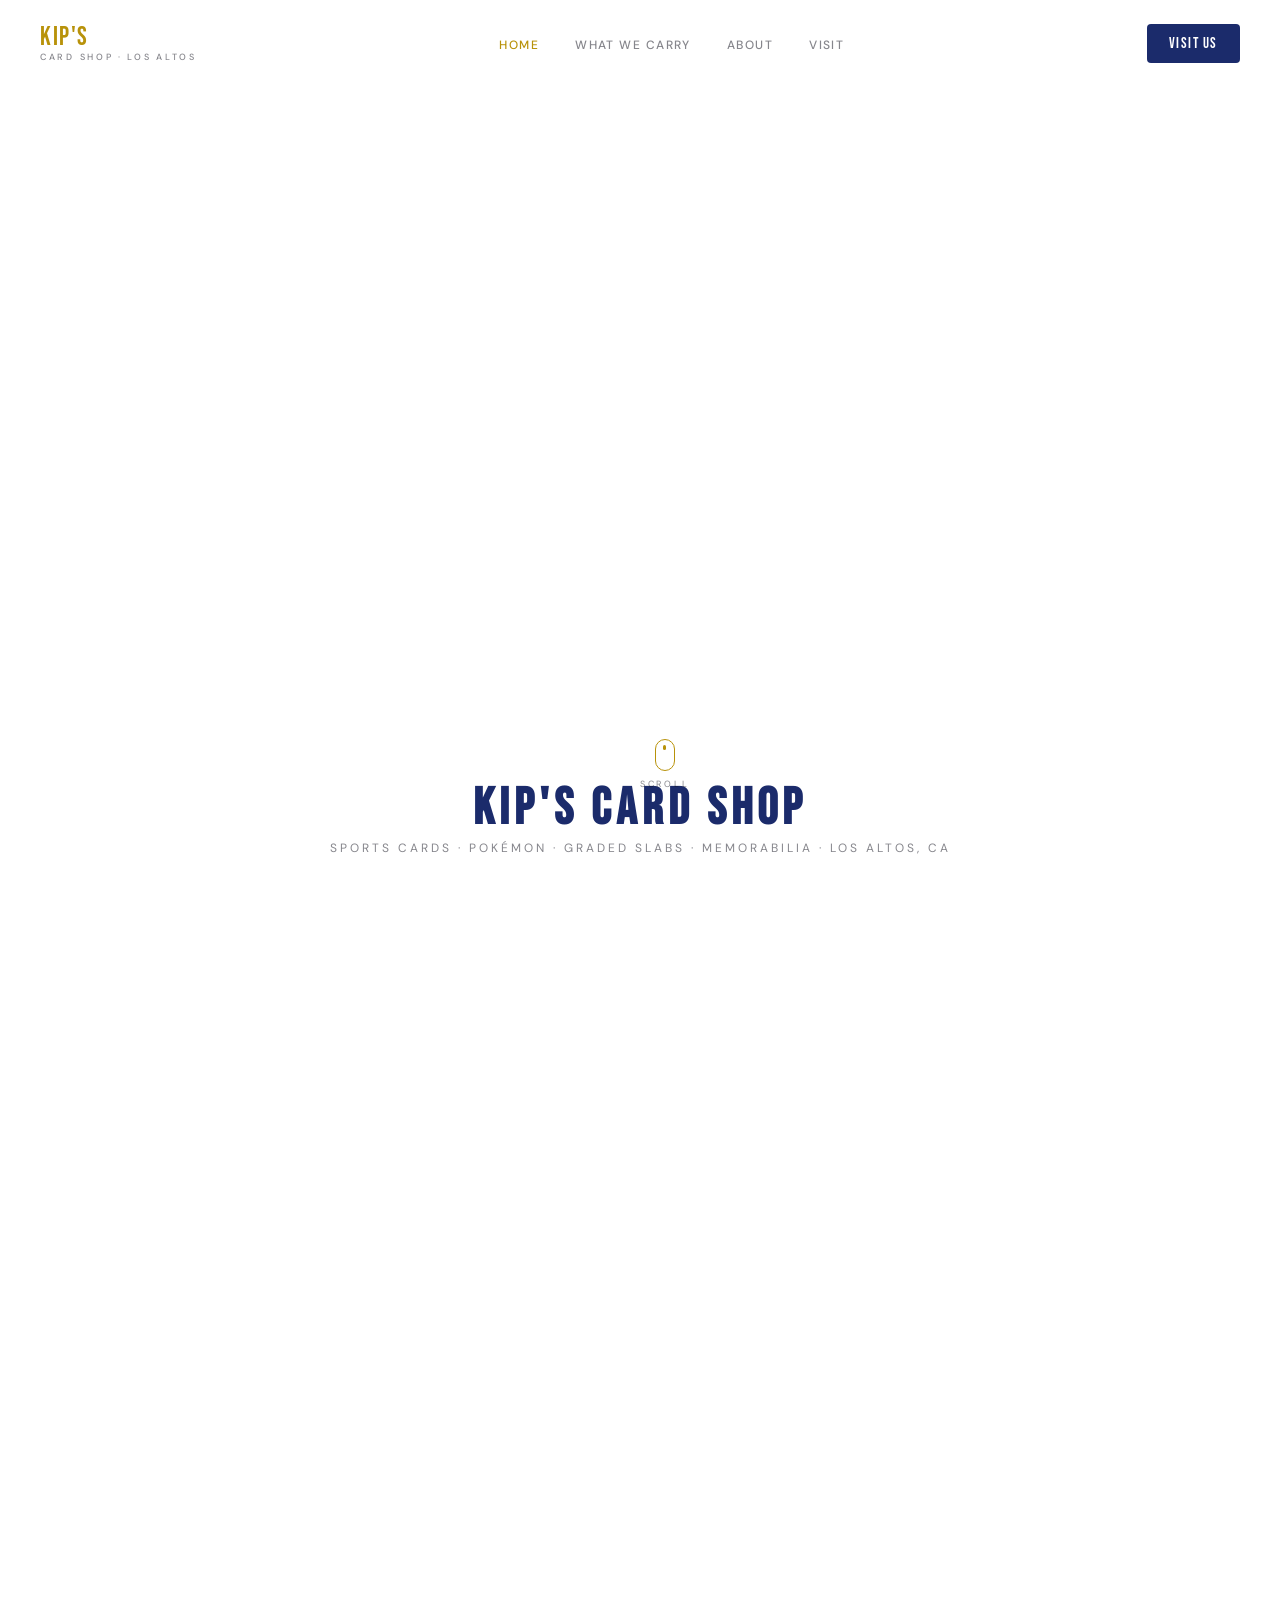
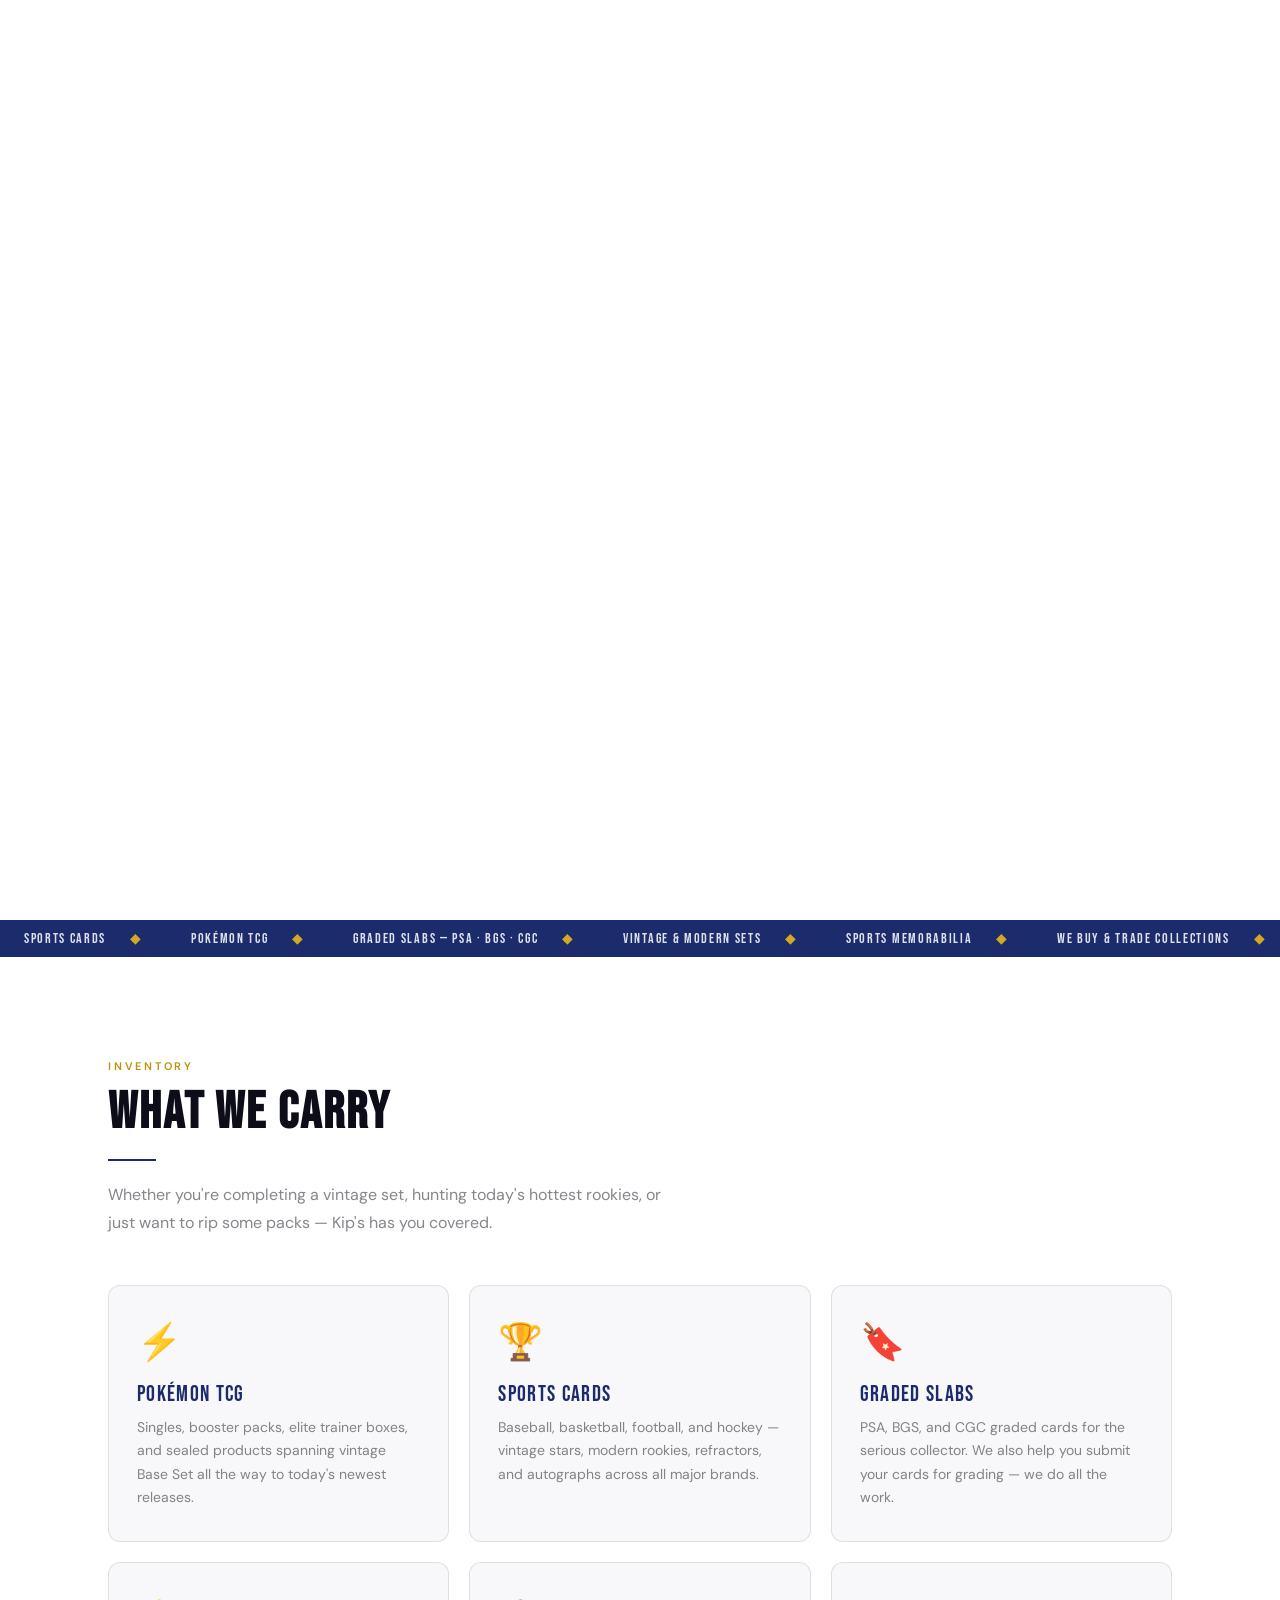
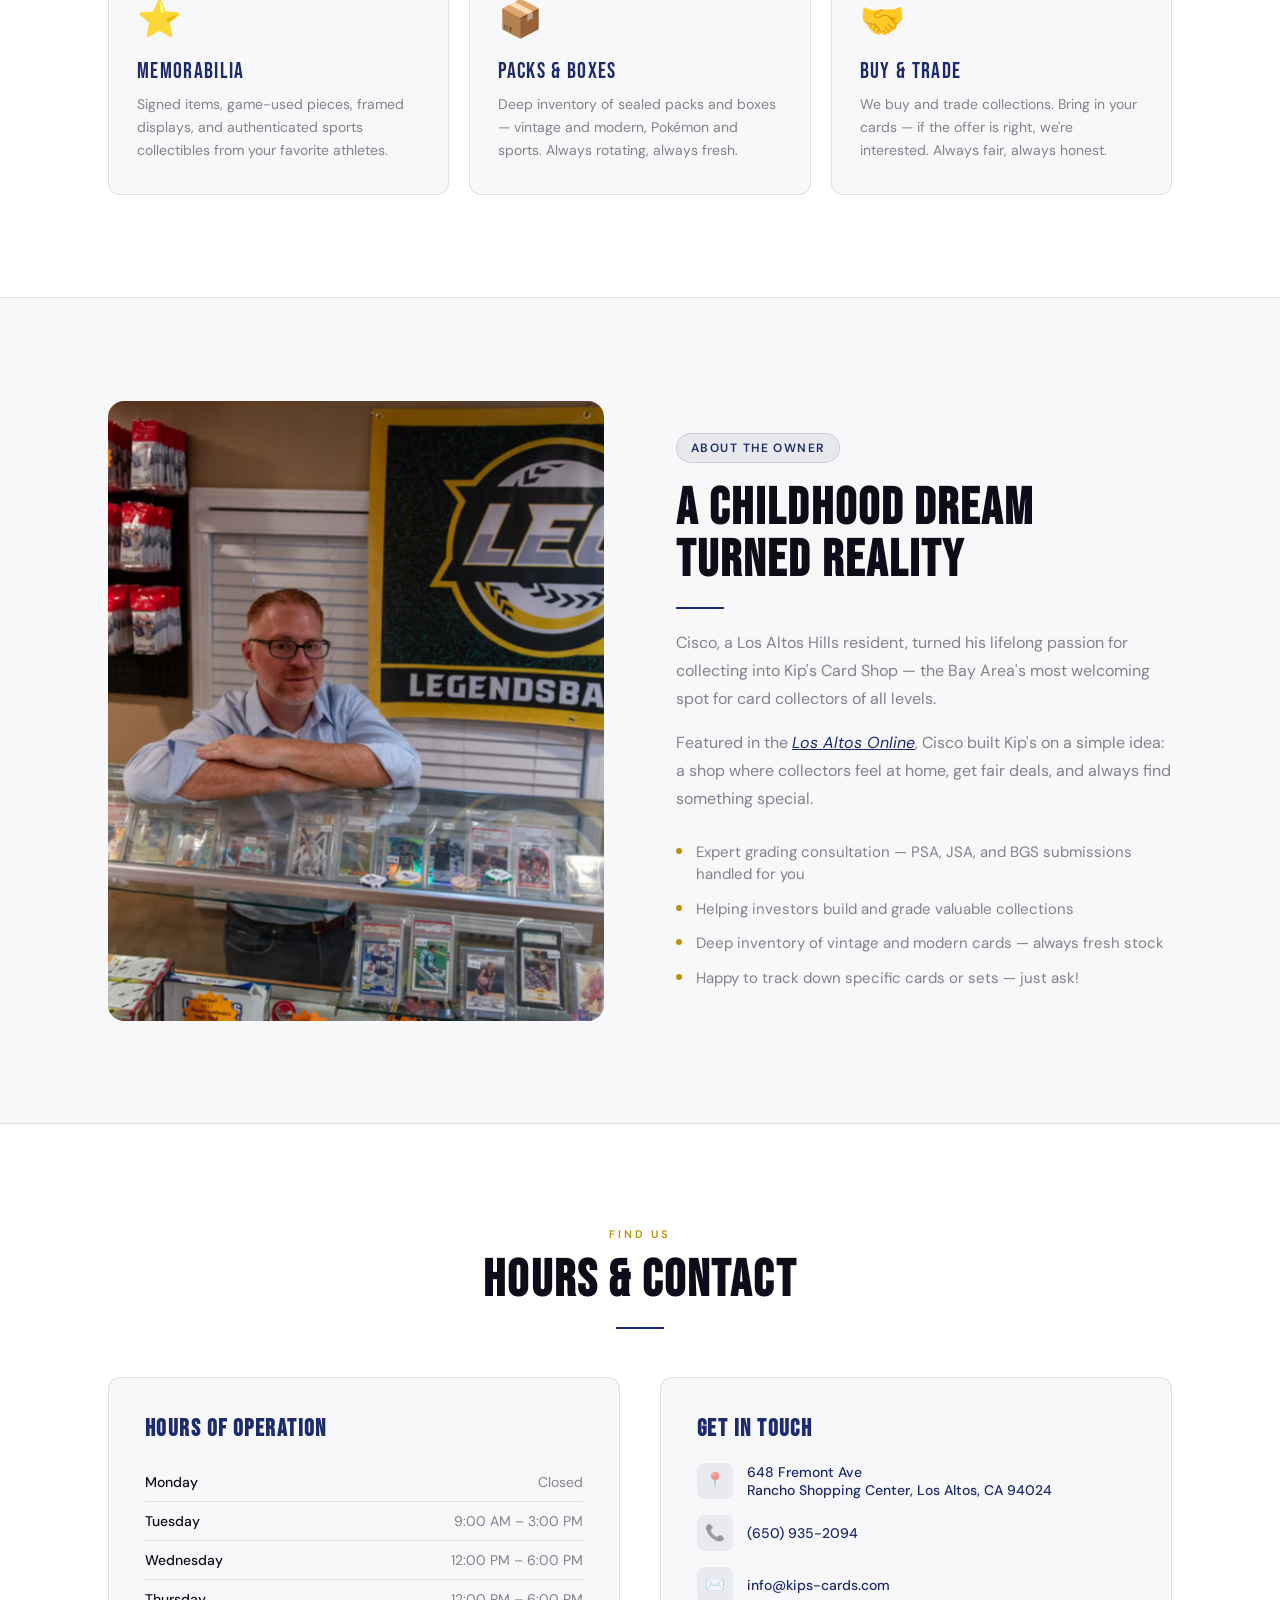
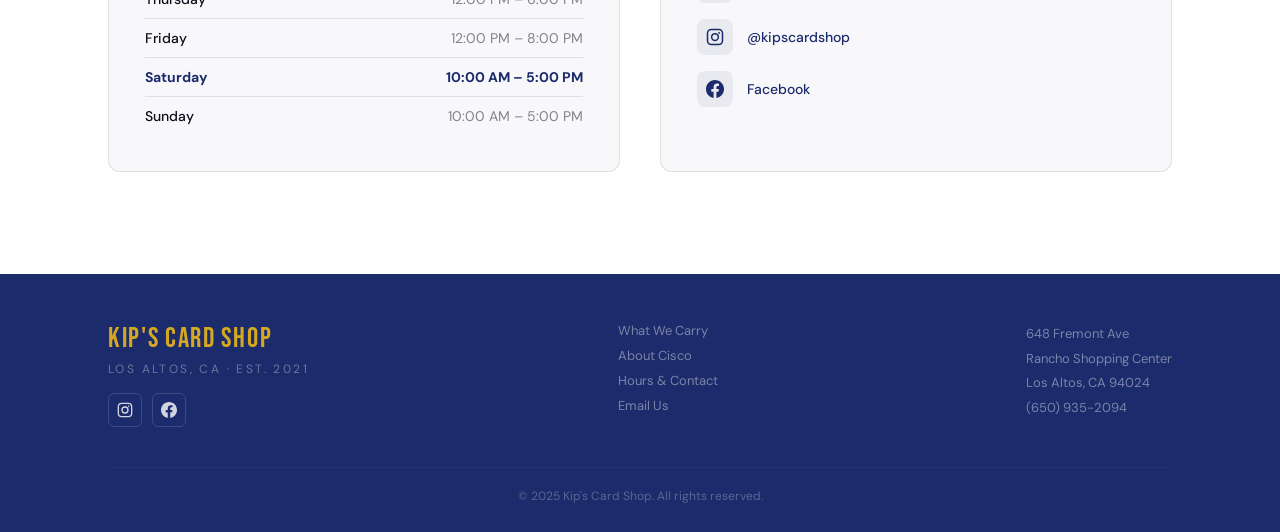
<file: index.html>
<!DOCTYPE html>
<html lang="en">
<head>
  <meta charset="UTF-8">
  <meta name="viewport" content="width=device-width, initial-scale=1.0">
  <meta name="description" content="Kip's Card Shop — Los Altos, CA. Premier trading card shop carrying Pokémon, sports cards, graded slabs, and memorabilia.">
  <title>Kip's Card Shop | Los Altos, CA</title>
  <link rel="preconnect" href="https://fonts.googleapis.com">
  <link rel="preconnect" href="https://fonts.gstatic.com" crossorigin>
  <link href="https://fonts.googleapis.com/css2?family=Bebas+Neue&family=DM+Sans:wght@300;400;500;700&display=swap" rel="stylesheet">
  <link rel="icon" type="image/png" href="kips-logo.png">
  <style>
    /* Force favicon-linked image to white — applied via CSS filter on a hidden canvas trick */
  </style>
  <script>
    // Create white version of favicon at runtime
    window.addEventListener('DOMContentLoaded', () => {
      const img = new Image();
      img.onload = () => {
        const c = document.createElement('canvas');
        c.width = 64; c.height = 64;
        const ctx = c.getContext('2d');
        // Navy background
        ctx.fillStyle = '#1B2B6B';
        ctx.fillRect(0, 0, 64, 64);
        // Draw logo white via compositing
        ctx.globalCompositeOperation = 'destination-out';
        ctx.drawImage(img, 0, 0, 64, 64);
        ctx.globalCompositeOperation = 'destination-over';
        ctx.fillStyle = '#ffffff';
        ctx.fillRect(0, 0, 64, 64);
        // Reset and draw navy bg + white logo
        const c2 = document.createElement('canvas');
        c2.width = 64; c2.height = 64;
        const ctx2 = c2.getContext('2d');
        ctx2.fillStyle = '#1B2B6B';
        ctx2.fillRect(0, 0, 64, 64);
        ctx2.globalCompositeOperation = 'source-over';
        // Use filter to invert the black logo to white
        ctx2.filter = 'invert(1)';
        ctx2.drawImage(img, 0, 0, 64, 64);
        const link = document.querySelector("link[rel='icon']");
        if (link) link.href = c2.toDataURL('image/png');
      };
      img.src = 'kips-logo.png';
    });
  </script>
  <style>
    *, *::before, *::after { box-sizing: border-box; margin: 0; padding: 0; }
    html { scroll-behavior: smooth; }
    body { background: #fff; color: #0D0D1A; font-family: 'DM Sans', sans-serif; overflow-x: hidden; -webkit-font-smoothing: antialiased; }
    a { color: inherit; text-decoration: none; }
    img { display: block; max-width: 100%; }
    ul { list-style: none; }

    :root {
      --navy: #1B2B6B;
      --gold: #B8920A;
      --gold-light: #D4A820;
      --text: #0D0D1A;
      --muted: rgba(13,13,26,0.5);
      --border: rgba(13,13,26,0.1);
      --surface: #F8F8FA;
      --pad: clamp(60px,8vw,120px);
      --max: 1160px;
    }

    /* ── NAV ── */
    #nav {
      position: fixed; top: 0; left: 0; right: 0; z-index: 100;
      display: flex; align-items: center; justify-content: space-between;
      padding: 24px 40px;
      transition: background 0.3s, padding 0.3s, box-shadow 0.3s;
    }
    #nav.scrolled {
      background: rgba(255,255,255,0.97);
      backdrop-filter: blur(12px);
      padding: 14px 40px;
      box-shadow: 0 1px 0 var(--border);
    }
    .nav-logo { font-family: 'Bebas Neue', sans-serif; font-size: 26px; letter-spacing: 0.06em; color: var(--gold); line-height: 1; }
    .nav-logo span { display: block; font-family: 'DM Sans', sans-serif; font-size: 9px; font-weight: 500; letter-spacing: 0.3em; text-transform: uppercase; color: var(--muted); margin-top: 2px; }
    .nav-links { display: flex; gap: 4px; }
    .nav-links a { font-size: 12px; font-weight: 500; letter-spacing: 0.12em; text-transform: uppercase; color: var(--muted); padding: 8px 16px; border-radius: 4px; transition: color 0.2s; }
    .nav-links a:hover, .nav-links a.active { color: var(--gold); }
    .nav-cta { font-family: 'Bebas Neue', sans-serif; font-size: 15px; letter-spacing: 0.1em; padding: 10px 22px; background: var(--navy); color: #fff; border-radius: 4px; transition: background 0.2s; }
    .nav-cta:hover { background: #253d8a; }
    .hamburger { display: none; flex-direction: column; gap: 5px; padding: 8px; cursor: pointer; background: none; border: none; }
    .hamburger span { display: block; width: 22px; height: 2px; background: var(--text); border-radius: 2px; }

    /* ── HERO ── */
    /* 280vh gives plenty of scroll distance for the animation */
    #hero { position: relative; height: 280vh; }
    #hero-sticky {
      position: sticky; top: 0; height: 100vh;
      background: #fff;
      overflow: hidden;
    }
    /* Video sits naturally at its own proportions, centered on white */
    #hero-video {
      position: absolute;
      top: 0; left: 0; right: 0; bottom: 0;
      width: 100%; height: 100%;
      object-fit: contain;
      object-position: center center;
      background: #fff;
      pointer-events: none;
    }
    /* White fade at bottom for smooth transition into content */
    #hero-sticky::after {
      content: ''; position: absolute; bottom: 0; left: 0; right: 0;
      height: 18%; background: linear-gradient(to top, #fff, transparent);
      z-index: 2; pointer-events: none;
    }
    /* Title at bottom — never overlaps the pack */
    #hero-text {
      position: absolute; bottom: 44px; left: 0; right: 0;
      text-align: center; z-index: 5; pointer-events: none;
      animation: fadeUp 0.8s ease 0.3s both;
    }
    @media(max-width:768px) {
      #hero-text { bottom: 24px; }
      #hero-text h1 { font-size: clamp(28px, 8vw, 42px); }
      #hero-text p  { font-size: 10px; letter-spacing: 0.2em; }
    }
    #hero-text h1 {
      font-family: 'Bebas Neue', sans-serif;
      font-size: clamp(32px, 4vw, 54px);
      letter-spacing: 0.1em; color: var(--navy); line-height: 1;
    }
    #hero-text p {
      font-size: clamp(9px, 1vw, 12px); letter-spacing: 0.25em;
      text-transform: uppercase; color: var(--muted); margin-top: 6px;
    }
    @keyframes fadeUp { from { opacity: 0; transform: translateY(14px); } to { opacity: 1; transform: none; } }

    /* Scroll hint */
    #scroll-hint {
      position: absolute; bottom: 110px; left: 50%; transform: translateX(-50%);
      z-index: 5; display: flex; flex-direction: column; align-items: center; gap: 7px;
      animation: fadeUp 0.8s ease 0.9s both;
    }
    #scroll-hint span { font-size: 9px; letter-spacing: 0.3em; text-transform: uppercase; color: var(--muted); }
    .scroll-ring { width: 20px; height: 32px; border: 1.5px solid var(--gold); border-radius: 10px; display: flex; justify-content: center; padding-top: 5px; }
    .scroll-dot { width: 3px; height: 5px; background: var(--gold); border-radius: 2px; animation: sd 2s ease-in-out infinite; }
    @keyframes sd { 0%,100%{transform:translateY(0);opacity:1;} 80%{transform:translateY(8px);opacity:0;} }
</style>
  <style>
    /* ── TICKER ── */
    .ticker-wrap { background: var(--navy); overflow: hidden; padding: 10px 0; }
    .ticker { display: flex; width: max-content; animation: tick 28s linear infinite; }
    .ticker:hover { animation-play-state: paused; }
    .ticker-item { display: flex; align-items: center; gap: 24px; padding: 0 24px; font-family: 'Bebas Neue', sans-serif; font-size: 14px; letter-spacing: 0.12em; color: rgba(255,255,255,0.85); white-space: nowrap; }
    .ticker-item .sep { color: var(--gold-light); }
    @keyframes tick { 0%{transform:translateX(0);} 100%{transform:translateX(-50%);} }

    /* ── SECTIONS ── */
    .section { padding: var(--pad) 0; }
    .container { max-width: var(--max); margin: 0 auto; padding: 0 clamp(20px,4vw,48px); }
    .eyebrow { font-size: 11px; font-weight: 600; letter-spacing: 0.25em; text-transform: uppercase; color: var(--gold); margin-bottom: 14px; }
    .section-title { font-family: 'Bebas Neue', sans-serif; font-size: clamp(32px,4.5vw,52px); letter-spacing: 0.04em; color: var(--text); line-height: 1; }
    .rule { width: 48px; height: 2px; background: var(--navy); margin: 20px 0; }
    .rule.center { margin: 20px auto; }
    .body-text { font-size: 16px; line-height: 1.75; color: var(--muted); max-width: 580px; }
    .reveal { opacity:0; transform:translateY(28px); transition:opacity .65s ease, transform .65s ease; }
    .reveal.in { opacity:1; transform:none; }
    .reveal:nth-child(2){transition-delay:.08s;}
    .reveal:nth-child(3){transition-delay:.16s;}
    .reveal:nth-child(4){transition-delay:.24s;}

    /* ── CARRY GRID ── */
    .carry-grid { display:grid; grid-template-columns:repeat(auto-fit, minmax(280px, 1fr)); gap:20px; margin-top:48px; }
    .carry-card { background:var(--surface); border-radius:12px; border:1px solid var(--border); padding:32px 28px; transition:box-shadow .25s,transform .25s; }
    .carry-card:hover { transform:translateY(-4px); box-shadow:0 12px 40px rgba(0,0,0,.07); }
    .carry-icon { font-size:36px; margin-bottom:16px; }
    .carry-title { font-family:'Bebas Neue',sans-serif; font-size:22px; letter-spacing:.06em; color:var(--navy); margin-bottom:8px; }
    .carry-desc { font-size:14px; line-height:1.65; color:var(--muted); }

    /* ── ABOUT ── */
    .about-grid { display:grid; grid-template-columns:1fr 1fr; gap:72px; align-items:center; }
    .about-img-box { aspect-ratio:4/5; border-radius:16px; overflow:hidden; }
    .about-img-box img { width:100%; height:100%; object-fit:cover; }
    .about-badge { display:inline-flex; align-items:center; gap:8px; background:rgba(27,43,107,.07); border:1px solid rgba(27,43,107,.15); border-radius:100px; padding:6px 14px; font-size:12px; font-weight:600; letter-spacing:.12em; text-transform:uppercase; color:var(--navy); margin-bottom:20px; }
    .services-list { display:flex; flex-direction:column; gap:12px; margin-top:28px; }
    .service-item { display:flex; align-items:flex-start; gap:14px; }
    .service-dot { width:6px; height:6px; border-radius:50%; background:var(--gold); flex-shrink:0; margin-top:7px; }
    .service-text { font-size:15px; line-height:1.5; color:var(--muted); }

    /* ── HOURS & CONTACT ── */
    .info-grid { display:grid; grid-template-columns:1fr 1fr; gap:40px; }
    .info-box { background:var(--surface); border-radius:12px; border:1px solid var(--border); padding:36px; }
    .info-box h3 { font-family:'Bebas Neue',sans-serif; font-size:24px; letter-spacing:.06em; color:var(--navy); margin-bottom:20px; }
    .hours-row { display:flex; justify-content:space-between; padding:10px 0; border-bottom:1px solid var(--border); font-size:14px; }
    .hours-row:last-child { border-bottom:none; }
    .hours-row .day { font-weight:500; color:var(--text); }
    .hours-row .time { color:var(--muted); }
    .hours-row.today .day, .hours-row.today .time { color:var(--navy); font-weight:700; }
    .contact-list { display:flex; flex-direction:column; gap:16px; }
    .contact-item { display:flex; align-items:center; gap:14px; font-size:14px; color:var(--muted); }
    .contact-icon { width:36px; height:36px; background:rgba(27,43,107,.07); border-radius:8px; display:flex; align-items:center; justify-content:center; font-size:16px; flex-shrink:0; }
    .contact-link { color:var(--navy); font-weight:500; }
    .contact-link:hover { color:var(--gold); }

    /* ── FOOTER ── */
    footer { background:var(--navy); color:rgba(255,255,255,.7); padding:48px 0 28px; }
    .footer-inner { display:flex; justify-content:space-between; align-items:flex-start; gap:40px; flex-wrap:wrap; }
    .footer-brand { font-family:'Bebas Neue',sans-serif; font-size:28px; letter-spacing:.06em; color:var(--gold-light); margin-bottom:6px; }
    .footer-tagline { font-size:12px; letter-spacing:.2em; text-transform:uppercase; opacity:.5; }
    .footer-links { display:flex; flex-direction:column; gap:8px; }
    .footer-links a { font-size:13px; opacity:.6; transition:opacity .2s; }
    .footer-links a:hover { opacity:1; }
    .footer-social { display:flex; gap:10px; margin-top:16px; }
    .footer-social a { width:34px; height:34px; border:1px solid rgba(255,255,255,.15); border-radius:6px; display:flex; align-items:center; justify-content:center; font-size:14px; }
    .footer-social a:hover { background:rgba(255,255,255,.08); }
    .footer-bottom { border-top:1px solid rgba(255,255,255,.1); margin-top:40px; padding-top:20px; font-size:12px; opacity:.4; text-align:center; }

    /* ── RESPONSIVE ── */
    @media(max-width:900px){ .carry-grid{grid-template-columns:1fr 1fr;} .about-grid{grid-template-columns:1fr;} .info-grid{grid-template-columns:1fr;} }
    @media(max-width:600px){
      .carry-grid{grid-template-columns:1fr;}
      #nav{padding:16px 20px;}
      #nav.scrolled{padding:12px 20px;}
      .nav-links,.nav-cta{display:none;}
      .hamburger{display:flex;}
      .nav-links.open{display:flex;flex-direction:column;position:fixed;top:60px;left:0;right:0;background:#fff;padding:20px;box-shadow:0 8px 20px rgba(0,0,0,.1);z-index:99;}
    }
  </style>
</head>
<body>

<!-- NAV -->
<nav id="nav">
  <a href="index.html" class="nav-logo">KIP'S<span>Card Shop · Los Altos</span></a>
  </a>
  <ul class="nav-links" id="nav-links">
    <li><a href="index.html" class="active">Home</a></li>
    <li><a href="#carry">What We Carry</a></li>
    <li><a href="#about">About</a></li>
    <li><a href="#visit">Visit</a></li>
  </ul>
  <a href="#visit" class="nav-cta">Visit Us</a>
  <button class="hamburger" id="hamburger" aria-label="Menu"><span></span><span></span><span></span></button>
</nav>

<!-- HERO -->
<section id="hero">
  <div id="hero-sticky">
    <video id="hero-video" src="hero-video.mp4" muted playsinline preload="auto"></video>
    <div id="hero-text">
      <h1>KIP'S CARD SHOP</h1>
      <p>Sports Cards · Pokémon · Graded Slabs · Memorabilia · Los Altos, CA</p>
    </div>
    <div id="scroll-hint">
      <div class="scroll-ring"><div class="scroll-dot"></div></div>
      <span>Scroll</span>
    </div>
  </div>
</section>

<!-- TICKER -->
<div class="ticker-wrap" aria-hidden="true">
  <div class="ticker">
    <div class="ticker-item">SPORTS CARDS<span class="sep">◆</span></div>
    <div class="ticker-item">POKÉMON TCG<span class="sep">◆</span></div>
    <div class="ticker-item">GRADED SLABS — PSA · BGS · CGC<span class="sep">◆</span></div>
    <div class="ticker-item">VINTAGE &amp; MODERN SETS<span class="sep">◆</span></div>
    <div class="ticker-item">SPORTS MEMORABILIA<span class="sep">◆</span></div>
    <div class="ticker-item">WE BUY &amp; TRADE COLLECTIONS<span class="sep">◆</span></div>
    <div class="ticker-item">GRADING SUBMISSIONS — PSA · JSA · BGS<span class="sep">◆</span></div>
    <div class="ticker-item">SPORTS CARDS<span class="sep">◆</span></div>
    <div class="ticker-item">POKÉMON TCG<span class="sep">◆</span></div>
    <div class="ticker-item">GRADED SLABS — PSA · BGS · CGC<span class="sep">◆</span></div>
    <div class="ticker-item">VINTAGE &amp; MODERN SETS<span class="sep">◆</span></div>
    <div class="ticker-item">SPORTS MEMORABILIA<span class="sep">◆</span></div>
    <div class="ticker-item">WE BUY &amp; TRADE COLLECTIONS<span class="sep">◆</span></div>
    <div class="ticker-item">GRADING SUBMISSIONS — PSA · JSA · BGS<span class="sep">◆</span></div>
  </div>
</div>

<!-- WHAT WE CARRY -->
<section class="section" id="carry">
  <div class="container">
    <p class="eyebrow reveal">Inventory</p>
    <h2 class="section-title reveal">What We Carry</h2>
    <div class="rule reveal"></div>
    <p class="body-text reveal">Whether you're completing a vintage set, hunting today's hottest rookies, or just want to rip some packs — Kip's has you covered.</p>
    <div class="carry-grid">
      <div class="carry-card reveal">
        <div class="carry-icon">⚡</div>
        <div class="carry-title">Pokémon TCG</div>
        <p class="carry-desc">Singles, booster packs, elite trainer boxes, and sealed products spanning vintage Base Set all the way to today's newest releases.</p>
      </div>
      <div class="carry-card reveal">
        <div class="carry-icon">🏆</div>
        <div class="carry-title">Sports Cards</div>
        <p class="carry-desc">Baseball, basketball, football, and hockey — vintage stars, modern rookies, refractors, and autographs across all major brands.</p>
      </div>
      <div class="carry-card reveal">
        <div class="carry-icon">🔖</div>
        <div class="carry-title">Graded Slabs</div>
        <p class="carry-desc">PSA, BGS, and CGC graded cards for the serious collector. We also help you submit your cards for grading — we do all the work.</p>
      </div>
      <div class="carry-card reveal">
        <div class="carry-icon">⭐</div>
        <div class="carry-title">Memorabilia</div>
        <p class="carry-desc">Signed items, game-used pieces, framed displays, and authenticated sports collectibles from your favorite athletes.</p>
      </div>
      <div class="carry-card reveal">
        <div class="carry-icon">📦</div>
        <div class="carry-title">Packs &amp; Boxes</div>
        <p class="carry-desc">Deep inventory of sealed packs and boxes — vintage and modern, Pokémon and sports. Always rotating, always fresh.</p>
      </div>
      <div class="carry-card reveal">
        <div class="carry-icon">🤝</div>
        <div class="carry-title">Buy &amp; Trade</div>
        <p class="carry-desc">We buy and trade collections. Bring in your cards — if the offer is right, we're interested. Always fair, always honest.</p>
      </div>
    </div>
  </div>
</section>

<!-- ABOUT CISCO -->
<section class="section" id="about" style="background:var(--surface);border-top:1px solid var(--border);border-bottom:1px solid var(--border);">
  <div class="container">
    <div class="about-grid">
      <div class="about-img-box reveal">
        <img src="cisco.jpg" alt="Cisco — Owner of Kip's Card Shop">
      </div>
      <div>
        <div class="about-badge reveal">About the Owner</div>
        <h2 class="section-title reveal">A Childhood Dream<br>Turned Reality</h2>
        <div class="rule reveal"></div>
        <p class="body-text reveal">Cisco, a Los Altos Hills resident, turned his lifelong passion for collecting into Kip's Card Shop — the Bay Area's most welcoming spot for card collectors of all levels.</p>
        <p class="body-text reveal" style="margin-top:16px;">Featured in the <em><a href="https://www.losaltosonline.com/business/los-altos-hills-resident-turns-childhood-dream-into-reality/article_53a2b092-a254-5438-992e-b0ce4ac28efe.html" target="_blank" style="color:var(--navy);text-decoration:underline;">Los Altos Online</a></em>, Cisco built Kip's on a simple idea: a shop where collectors feel at home, get fair deals, and always find something special.</p>
        <div class="services-list">
          <div class="service-item reveal"><div class="service-dot"></div><span class="service-text">Expert grading consultation — PSA, JSA, and BGS submissions handled for you</span></div>
          <div class="service-item reveal"><div class="service-dot"></div><span class="service-text">Helping investors build and grade valuable collections</span></div>
          <div class="service-item reveal"><div class="service-dot"></div><span class="service-text">Deep inventory of vintage and modern cards — always fresh stock</span></div>
          <div class="service-item reveal"><div class="service-dot"></div><span class="service-text">Happy to track down specific cards or sets — just ask!</span></div>
        </div>
      </div>
    </div>
  </div>
</section>

<!-- HOURS & CONTACT -->
<section class="section" id="visit">
  <div class="container">
    <p class="eyebrow reveal" style="text-align:center;">Find Us</p>
    <h2 class="section-title reveal" style="text-align:center;">Hours &amp; Contact</h2>
    <div class="rule center reveal"></div>
    <div class="info-grid" style="margin-top:48px;">
      <div class="info-box reveal">
        <h3>Hours of Operation</h3>
        <div class="hours-row" id="hr-mon"><span class="day">Monday</span><span class="time">Closed</span></div>
        <div class="hours-row" id="hr-tue"><span class="day">Tuesday</span><span class="time">9:00 AM – 3:00 PM</span></div>
        <div class="hours-row" id="hr-wed"><span class="day">Wednesday</span><span class="time">12:00 PM – 6:00 PM</span></div>
        <div class="hours-row" id="hr-thu"><span class="day">Thursday</span><span class="time">12:00 PM – 6:00 PM</span></div>
        <div class="hours-row" id="hr-fri"><span class="day">Friday</span><span class="time">12:00 PM – 8:00 PM</span></div>
        <div class="hours-row" id="hr-sat"><span class="day">Saturday</span><span class="time">10:00 AM – 5:00 PM</span></div>
        <div class="hours-row" id="hr-sun"><span class="day">Sunday</span><span class="time">10:00 AM – 5:00 PM</span></div>
      </div>
      <div class="info-box reveal">
        <h3>Get in Touch</h3>
        <div class="contact-list">
          <div class="contact-item">
            <div class="contact-icon">📍</div>
            <a href="https://www.google.com/maps/place/Kip's+Hobby+Shop+(sports+cards+and+collectibles)/@37.3613626,-122.098451,19z/data=!3m1!4b1!4m6!3m5!1s0x808fb1eba02669d5:0xf25b154738cc43e9!8m2!3d37.3613626!4d-122.0978073!16s%2Fg%2F11qvjv0507?entry=ttu&g_ep=EgoyMDI2MDMxOC4xIKXMDSoASAFQAw%3D%3D" target="_blank" style="color:var(--navy);font-weight:500;">648 Fremont Ave<br>Rancho Shopping Center, Los Altos, CA 94024</a>
          </div>
          <div class="contact-item">
            <div class="contact-icon">📞</div>
            <a href="tel:6509352094" class="contact-link">(650) 935-2094</a>
          </div>
          <div class="contact-item">
            <div class="contact-icon">✉️</div>
            <a href="mailto:info@kips-cards.com" class="contact-link">info@kips-cards.com</a>
          </div>
          <div class="contact-item">
            <div class="contact-icon">
              <svg width="18" height="18" viewBox="0 0 24 24" fill="none" xmlns="http://www.w3.org/2000/svg">
                <rect x="2" y="2" width="20" height="20" rx="5" ry="5" stroke="#1B2B6B" stroke-width="2" fill="none"/>
                <circle cx="12" cy="12" r="4.5" stroke="#1B2B6B" stroke-width="2" fill="none"/>
                <circle cx="17.5" cy="6.5" r="1.2" fill="#1B2B6B"/>
              </svg>
            </div>
            <a href="https://www.instagram.com/kipscardshop/" target="_blank" class="contact-link">@kipscardshop</a>
          </div>
          <div class="contact-item">
            <div class="contact-icon">
              <svg width="18" height="18" viewBox="0 0 24 24" fill="#1B2B6B" xmlns="http://www.w3.org/2000/svg">
                <path d="M24 12.073C24 5.405 18.627 0 12 0S0 5.405 0 12.073C0 18.1 4.388 23.094 10.125 24v-8.437H7.078v-3.49h3.047V9.413c0-3.025 1.792-4.697 4.533-4.697 1.312 0 2.686.236 2.686.236v2.97h-1.513c-1.491 0-1.956.93-1.956 1.886v2.264h3.328l-.532 3.49h-2.796V24C19.612 23.094 24 18.1 24 12.073z"/>
              </svg>
            </div>
            <a href="https://www.facebook.com/profile.php?id=100076283525787" target="_blank" class="contact-link">Facebook</a>
          </div>
        </div>
      </div>
    </div>
  </div>
</section>

<!-- FOOTER -->
<footer>
  <div class="container">
    <div class="footer-inner">
      <div>
        <div class="footer-brand">KIP'S CARD SHOP</div>
        <div class="footer-tagline">Los Altos, CA · Est. 2021</div>
        <div class="footer-social">
          <a href="https://www.instagram.com/kipscardshop/" target="_blank" aria-label="Instagram">
            <svg width="16" height="16" viewBox="0 0 24 24" fill="none" xmlns="http://www.w3.org/2000/svg">
              <rect x="2" y="2" width="20" height="20" rx="5" ry="5" stroke="rgba(255,255,255,0.8)" stroke-width="2" fill="none"/>
              <circle cx="12" cy="12" r="4.5" stroke="rgba(255,255,255,0.8)" stroke-width="2" fill="none"/>
              <circle cx="17.5" cy="6.5" r="1.2" fill="rgba(255,255,255,0.8)"/>
            </svg>
          </a>
          <a href="https://www.facebook.com/profile.php?id=100076283525787" target="_blank" aria-label="Facebook">
            <svg width="16" height="16" viewBox="0 0 24 24" fill="rgba(255,255,255,0.8)" xmlns="http://www.w3.org/2000/svg">
              <path d="M24 12.073C24 5.405 18.627 0 12 0S0 5.405 0 12.073C0 18.1 4.388 23.094 10.125 24v-8.437H7.078v-3.49h3.047V9.413c0-3.025 1.792-4.697 4.533-4.697 1.312 0 2.686.236 2.686.236v2.97h-1.513c-1.491 0-1.956.93-1.956 1.886v2.264h3.328l-.532 3.49h-2.796V24C19.612 23.094 24 18.1 24 12.073z"/>
            </svg>
          </a>
        </div>
      </div>
      <div class="footer-links">
        <a href="#carry">What We Carry</a>
        <a href="#about">About Cisco</a>
        <a href="#visit">Hours &amp; Contact</a>
        <a href="mailto:info@kips-cards.com">Email Us</a>
      </div>
      <div style="font-size:13px;line-height:1.9;opacity:.6;">
        648 Fremont Ave<br>
        Rancho Shopping Center<br>
        Los Altos, CA 94024<br>
        (650) 935-2094
      </div>
    </div>
    <div class="footer-bottom">© 2025 Kip's Card Shop. All rights reserved.</div>
  </div>
</footer>

<script>
// NAV scroll state
window.addEventListener('scroll', () => {
  document.getElementById('nav').classList.toggle('scrolled', window.scrollY > 60);
}, { passive: true });

// Hamburger menu
document.getElementById('hamburger').addEventListener('click', () => {
  document.getElementById('nav-links').classList.toggle('open');
});

// Highlight today's hours
const dayMap = { 0:'sun', 1:'mon', 2:'tue', 3:'wed', 4:'thu', 5:'fri', 6:'sat' };
const todayRow = document.getElementById('hr-' + dayMap[new Date().getDay()]);
if (todayRow) todayRow.classList.add('today');

// Scroll reveal
const revealObs = new IntersectionObserver(entries => {
  entries.forEach(e => { if (e.isIntersecting) e.target.classList.add('in'); });
}, { threshold: 0.12 });
document.querySelectorAll('.reveal').forEach(el => revealObs.observe(el));

// ── SCROLL ANIMATION — desktop only, static image on mobile ──
(function () {
  const video = document.getElementById('hero-video');
  const hero  = document.getElementById('hero');
  if (!video || !hero) return;

  const isMobile = window.innerWidth <= 768 || /iPhone|iPad|iPod|Android/i.test(navigator.userAgent);

  // On mobile: skip animation entirely, show static image + shrink hero height
  if (isMobile) {
    hero.style.height = '100vh';
    video.style.display = 'none';
    const img = document.createElement('img');
    img.src = 'hero-sealed.jpeg';
    img.alt = 'Kip\'s Card Shop';
    img.style.cssText = 'position:absolute;top:0;left:0;width:100%;height:100%;object-fit:contain;background:#fff;';
    document.getElementById('hero-sticky').insertBefore(img, document.getElementById('hero-text'));
    document.getElementById('scroll-hint').style.display = 'none';
    return;
  }
  const FRAMES   = isMobile ? 40 : 90; // fewer frames on mobile = faster bake
  const bitmaps  = [];
  let baked  = false;
  let curIdx = -1;

  // Canvas replaces the video element visually
  const canvas = document.createElement('canvas');
  const ctx    = canvas.getContext('2d');
  canvas.style.cssText = 'position:absolute;top:0;left:0;width:100%;height:100%;background:#fff;';
  video.style.display  = 'none';
  video.parentNode.insertBefore(canvas, video);

  function resize() {
    canvas.width  = window.innerWidth;
    canvas.height = window.innerHeight;
    // Redraw current frame after resize
    if (bitmaps[curIdx]) drawFrame(curIdx);
  }
  resize();
  window.addEventListener('resize', resize, { passive: true });

  function drawFrame(idx) {
    const bmp = bitmaps[idx];
    if (!bmp) return;
    ctx.fillStyle = '#fff';
    ctx.fillRect(0, 0, canvas.width, canvas.height);
    const cw = canvas.width, ch = canvas.height;
    const ar = bmp.width / bmp.height;
    let dw, dh;
    if (cw / ch > ar) { dh = ch; dw = dh * ar; }
    else              { dw = cw; dh = dw / ar; }
    ctx.drawImage(bmp, (cw - dw) / 2, (ch - dh) / 2, dw, dh);
  }

  // Off-screen canvas for mobile fallback (drawImage instead of createImageBitmap)
  const off    = document.createElement('canvas');
  const offCtx = off.getContext('2d');

  async function bakeFrame(i) {
    video.currentTime = (i / (FRAMES - 1)) * video.duration;
    await new Promise(r => video.addEventListener('seeked', r, { once: true }));
    try {
      // Desktop: GPU-resident ImageBitmap — fastest possible
      bitmaps.push(await createImageBitmap(video));
    } catch (e) {
      // Mobile fallback: draw to off-screen canvas and snapshot
      if (off.width !== video.videoWidth) {
        off.width  = video.videoWidth;
        off.height = video.videoHeight;
      }
      offCtx.drawImage(video, 0, 0);
      // Store as ImageBitmap if possible, else keep canvas reference
      try {
        bitmaps.push(await createImageBitmap(off));
      } catch (e2) {
        // Last resort: store a plain canvas snapshot
        const snap = document.createElement('canvas');
        snap.width  = off.width;
        snap.height = off.height;
        snap.getContext('2d').drawImage(off, 0, 0);
        bitmaps.push(snap);
      }
    }
  }

  async function bake() {
    await new Promise(r => {
      if (video.readyState >= 1) return r();
      video.addEventListener('loadedmetadata', r, { once: true });
    });
    video.pause();
    ctx.fillStyle = '#fff';
    ctx.fillRect(0, 0, canvas.width, canvas.height);

    for (let i = 0; i < FRAMES; i++) {
      await bakeFrame(i);
    }

    baked  = true;
    curIdx = 0;
    drawFrame(0);
  }

  let raf = null;
  window.addEventListener('scroll', () => {
    if (!baked || raf) return;
    raf = requestAnimationFrame(() => {
      const scrollable = hero.offsetHeight - window.innerHeight;
      const p   = Math.max(0, Math.min(1, window.scrollY / scrollable));
      const idx = Math.min(Math.round(p * (FRAMES - 1)), FRAMES - 1);
      if (idx !== curIdx) { curIdx = idx; drawFrame(idx); }
      const hint = document.getElementById('scroll-hint');
      if (hint) hint.style.opacity = String(Math.max(1 - p * 10, 0));
      raf = null;
    });
  }, { passive: true });

  video.load();
  bake();
}());
</script>
</body>
</html>
</file>
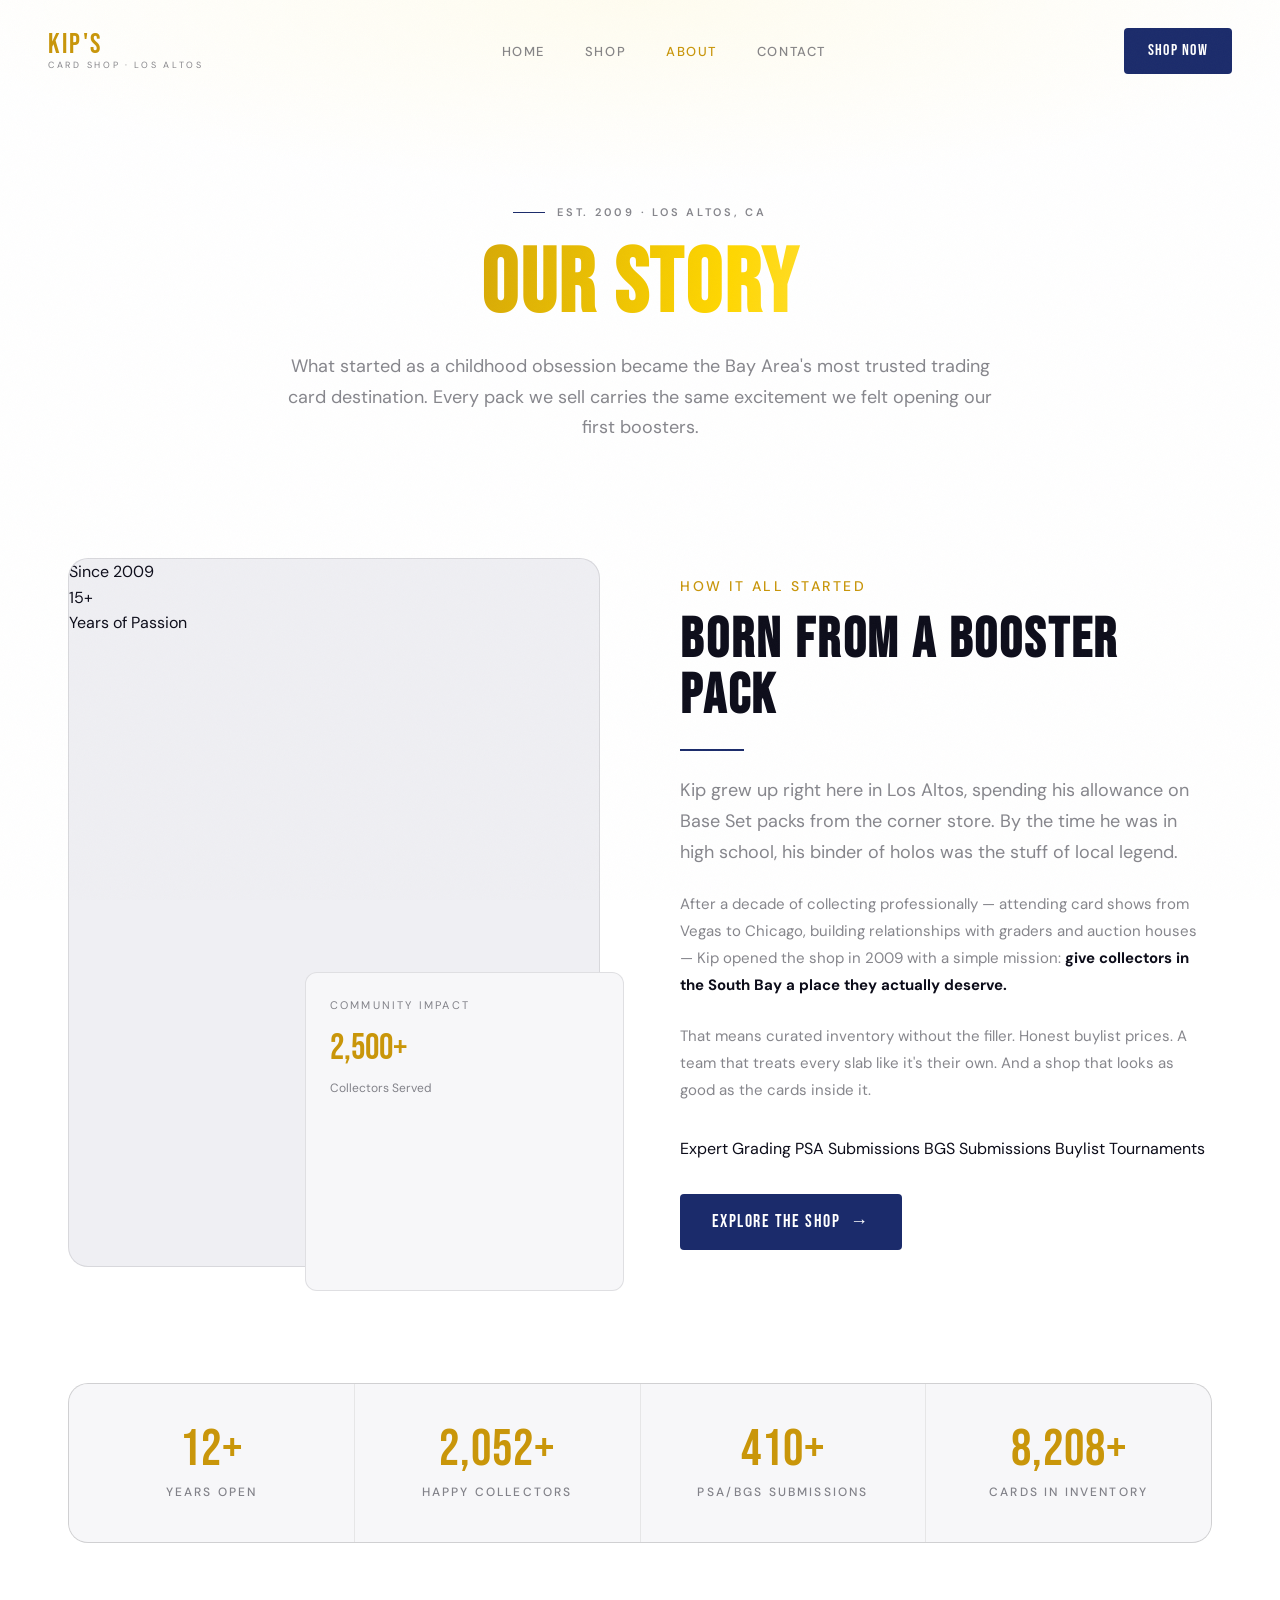
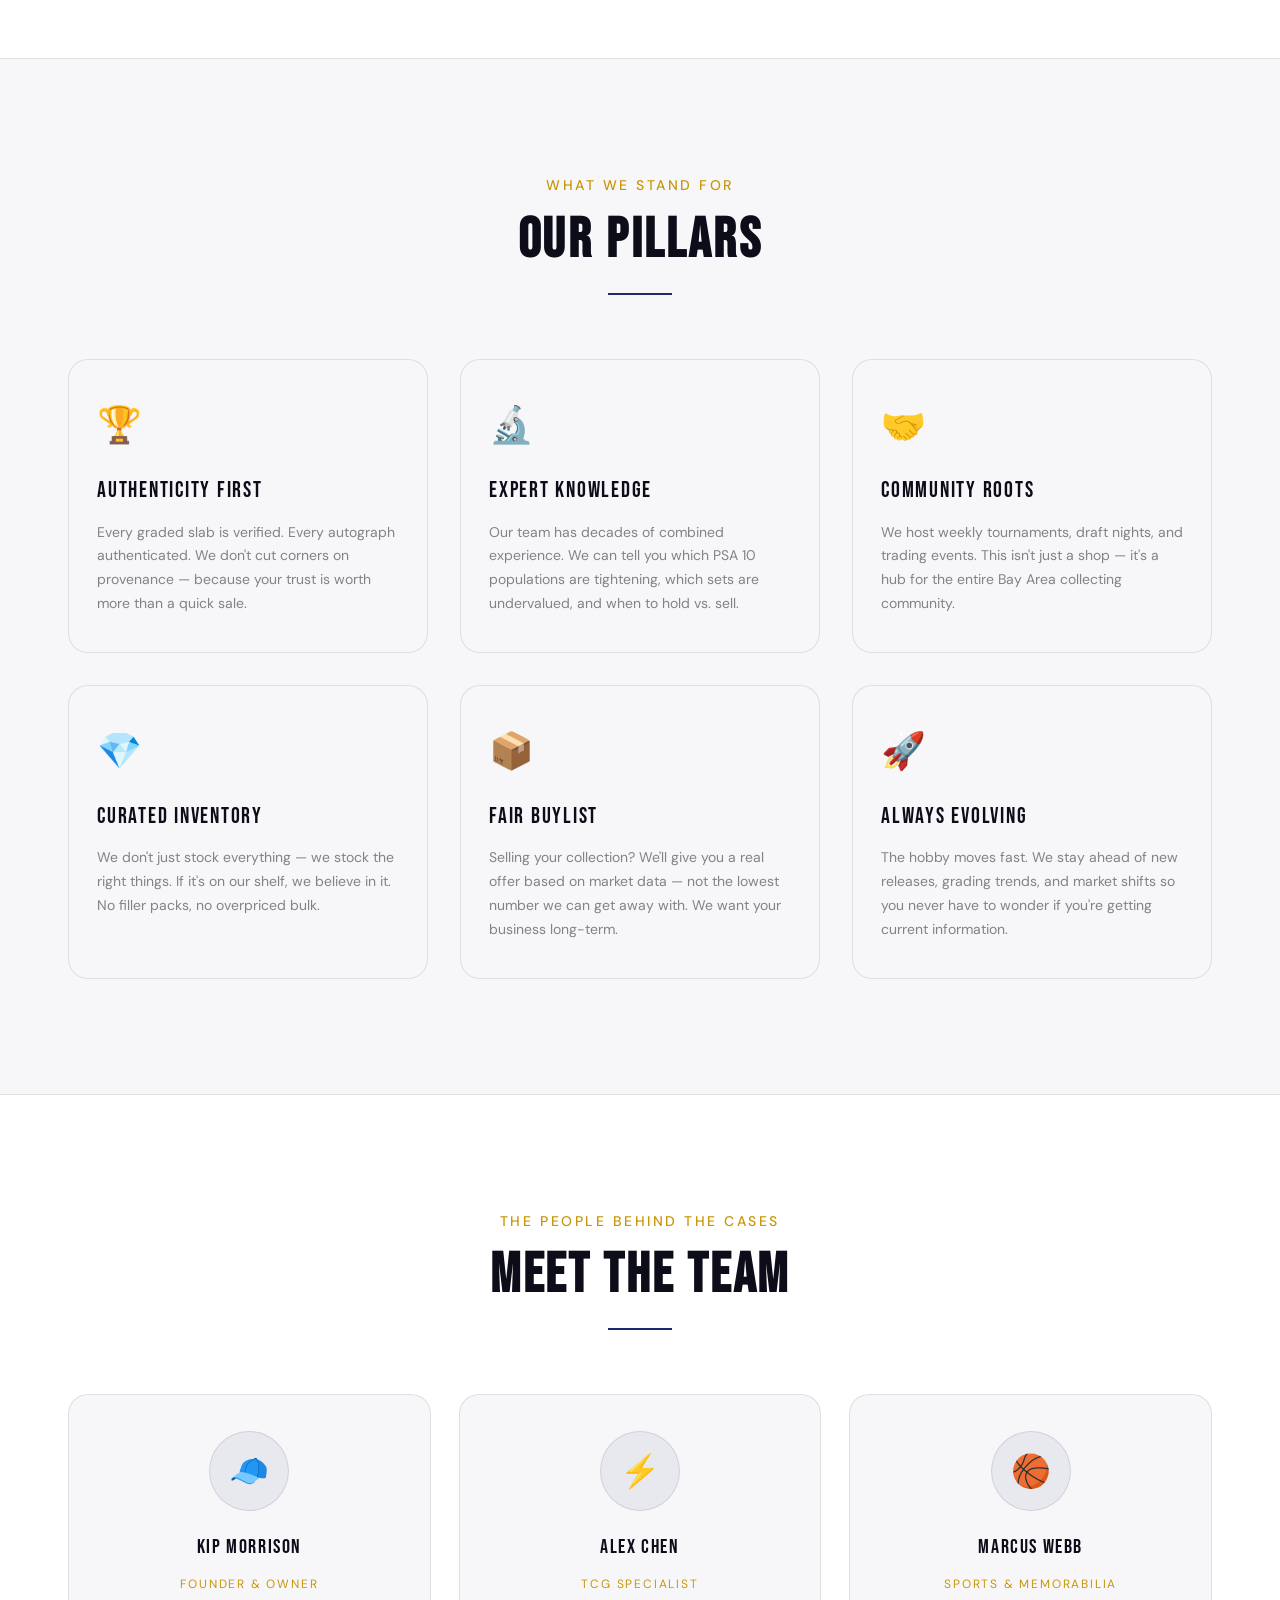
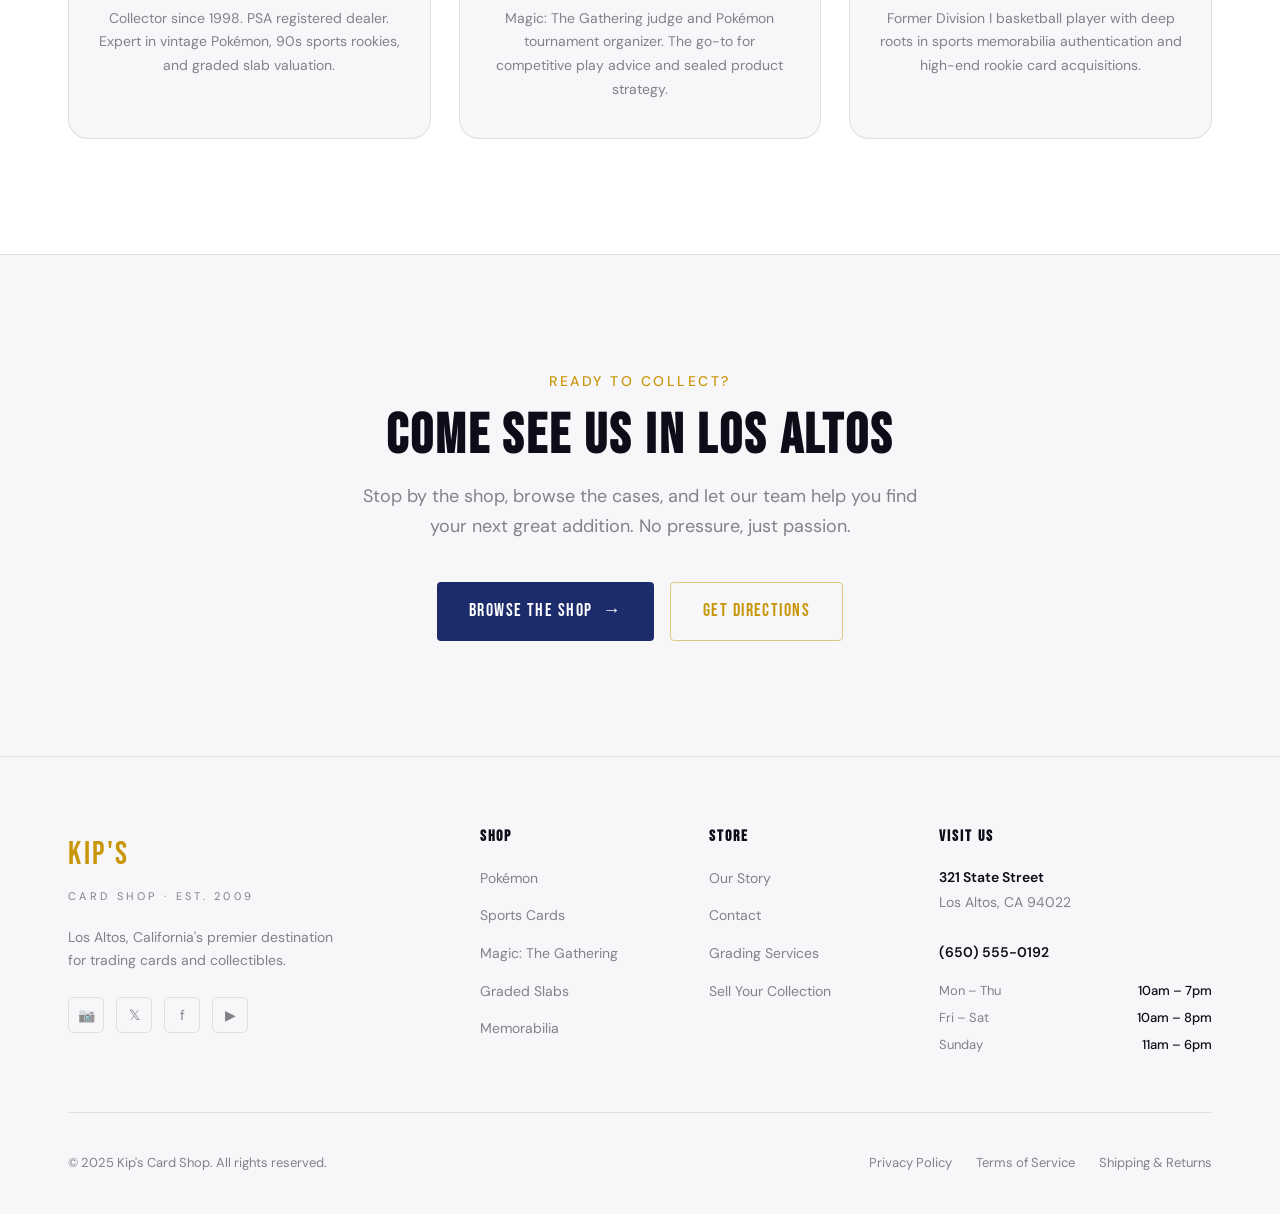
<file: about.html>
<!DOCTYPE html>
<html lang="en">
<head>
  <meta charset="UTF-8">
  <meta name="viewport" content="width=device-width, initial-scale=1.0">
  <meta name="description" content="The story of Kip's Card Shop — started in Los Altos, CA by a lifelong collector. 15+ years serving the Bay Area collector community with expert grading, premium inventory, and honest buylist pricing.">
  <meta name="keywords" content="about Kips card shop, Los Altos card shop, PSA grading submission, trading card experts, Bay Area collectibles">
  <meta property="og:title" content="About | Kip's Card Shop — Our Story">
  <meta property="og:description" content="15+ years. One passion. Learn the story behind Los Altos's favorite card shop.">
  <meta property="og:image" content="hero-sealed.jpg">
  <meta property="og:type" content="website">
  <title>About | Kip's Card Shop — Our Story</title>

  <link rel="preconnect" href="https://fonts.googleapis.com">
  <link rel="preconnect" href="https://fonts.gstatic.com" crossorigin>
  <link href="https://fonts.googleapis.com/css2?family=Bebas+Neue&family=DM+Sans:ital,opsz,wght@0,9..40,300;0,9..40,400;0,9..40,500;0,9..40,700;1,9..40,300&display=swap" rel="stylesheet">

  <link rel="stylesheet" href="css/main.css">
  <link rel="stylesheet" href="css/animations.css">
</head>
<body>

<div id="scroll-progress"></div>

<!-- ===================== NAV ===================== -->
<nav id="nav">
  <a href="index.html" class="nav-logo">
    <span class="nav-logo-name">KIP'S</span>
    <span class="nav-logo-tagline">Card Shop · Los Altos</span>
  </a>
  <ul class="nav-links">
    <li><a href="index.html">Home</a></li>
    <li><a href="shop.html">Shop</a></li>
    <li><a href="about.html" class="active">About</a></li>
    <li><a href="contact.html">Contact</a></li>
  </ul>
  <div class="nav-right">
    <a href="shop.html" class="nav-cta">Shop Now</a>
    <button class="hamburger" aria-label="Toggle menu">
      <span></span><span></span><span></span>
    </button>
  </div>
</nav>

<!-- ===================== PAGE HERO ===================== -->
<section class="page-hero" style="padding-bottom:0;">
  <div class="container">
    <div class="page-hero-content" style="text-align:center; max-width:720px; margin:0 auto;">
      <div class="page-hero-eyebrow">Est. 2009 · Los Altos, CA</div>
      <h1 class="display-lg gold-shimmer" style="margin-bottom:20px;">Our Story</h1>
      <p class="body-lg text-muted">
        What started as a childhood obsession became the Bay Area's most trusted trading card destination. Every pack we sell carries the same excitement we felt opening our first boosters.
      </p>
    </div>
  </div>
</section>

<!-- ===================== STORY ===================== -->
<section class="section">
  <div class="container">
    <div class="story-grid">

      <div class="story-img reveal-left">
        <div class="story-img-main">
          <div class="story-img-inner">
            <div class="story-img-inner-content">
              <div class="story-badge">Since 2009</div>
              <div class="story-big-number">15+</div>
              <div class="story-big-label">Years of Passion</div>
            </div>
          </div>
        </div>
        <!-- Accent stat block -->
        <div class="story-img-accent">
          <div style="font-size:11px; letter-spacing:0.2em; text-transform:uppercase; color:var(--color-muted); margin-bottom:8px;">Community Impact</div>
          <div style="font-family:var(--font-display); font-size:36px; color:var(--color-accent); line-height:1;">2,500+</div>
          <div style="font-size:12px; color:var(--color-muted); margin-top:4px;">Collectors Served</div>
        </div>
      </div>

      <div class="reveal-right">
        <p class="section-subtitle">How It All Started</p>
        <h2 class="section-title" style="margin-bottom:24px;">Born From a Booster Pack</h2>
        <div class="divider"></div>

        <p class="body-lg text-muted" style="margin-bottom:24px;">
          Kip grew up right here in Los Altos, spending his allowance on Base Set packs from the corner store. By the time he was in high school, his binder of holos was the stuff of local legend.
        </p>
        <p style="font-size:15px; color:var(--color-muted); line-height:1.8; margin-bottom:24px;">
          After a decade of collecting professionally — attending card shows from Vegas to Chicago, building relationships with graders and auction houses — Kip opened the shop in 2009 with a simple mission: <strong style="color:var(--color-text);">give collectors in the South Bay a place they actually deserve.</strong>
        </p>
        <p style="font-size:15px; color:var(--color-muted); line-height:1.8; margin-bottom:32px;">
          That means curated inventory without the filler. Honest buylist prices. A team that treats every slab like it's their own. And a shop that looks as good as the cards inside it.
        </p>

        <div class="services-row" style="margin-bottom:32px;">
          <span class="service-badge"><span class="dot"></span>Expert Grading</span>
          <span class="service-badge"><span class="dot"></span>PSA Submissions</span>
          <span class="service-badge"><span class="dot"></span>BGS Submissions</span>
          <span class="service-badge"><span class="dot"></span>Buylist</span>
          <span class="service-badge"><span class="dot"></span>Tournaments</span>
        </div>

        <a href="shop.html" class="btn btn-primary btn-arrow">Explore the Shop</a>
      </div>

    </div>
  </div>
</section>

<!-- ===================== STATS ===================== -->
<section style="padding-bottom:var(--section-pad);">
  <div class="container">
    <div class="stats-row stagger reveal">
      <div class="stat-item">
        <div class="stat-number" data-count="15" data-suffix="+">0+</div>
        <div class="stat-label">Years Open</div>
      </div>
      <div class="stat-item">
        <div class="stat-number" data-count="2500" data-suffix="+">0+</div>
        <div class="stat-label">Happy Collectors</div>
      </div>
      <div class="stat-item">
        <div class="stat-number" data-count="500" data-suffix="+">0+</div>
        <div class="stat-label">PSA/BGS Submissions</div>
      </div>
      <div class="stat-item">
        <div class="stat-number" data-count="10000" data-suffix="+">0+</div>
        <div class="stat-label">Cards in Inventory</div>
      </div>
    </div>
  </div>
</section>

<!-- ===================== VALUES ===================== -->
<section class="section" style="background:var(--color-surface); border-top:1px solid var(--color-border); border-bottom:1px solid var(--color-border);">
  <div class="container">
    <div class="section-header centered">
      <p class="section-subtitle reveal">What We Stand For</p>
      <h2 class="section-title reveal">Our Pillars</h2>
      <div class="divider centered reveal"></div>
    </div>

    <div class="values-grid stagger">

      <div class="value-card reveal">
        <span class="value-icon">🏆</span>
        <div class="value-title">Authenticity First</div>
        <p class="value-desc">
          Every graded slab is verified. Every autograph authenticated. We don't cut corners on provenance — because your trust is worth more than a quick sale.
        </p>
      </div>

      <div class="value-card reveal">
        <span class="value-icon">🔬</span>
        <div class="value-title">Expert Knowledge</div>
        <p class="value-desc">
          Our team has decades of combined experience. We can tell you which PSA 10 populations are tightening, which sets are undervalued, and when to hold vs. sell.
        </p>
      </div>

      <div class="value-card reveal">
        <span class="value-icon">🤝</span>
        <div class="value-title">Community Roots</div>
        <p class="value-desc">
          We host weekly tournaments, draft nights, and trading events. This isn't just a shop — it's a hub for the entire Bay Area collecting community.
        </p>
      </div>

      <div class="value-card reveal">
        <span class="value-icon">💎</span>
        <div class="value-title">Curated Inventory</div>
        <p class="value-desc">
          We don't just stock everything — we stock the right things. If it's on our shelf, we believe in it. No filler packs, no overpriced bulk.
        </p>
      </div>

      <div class="value-card reveal">
        <span class="value-icon">📦</span>
        <div class="value-title">Fair Buylist</div>
        <p class="value-desc">
          Selling your collection? We'll give you a real offer based on market data — not the lowest number we can get away with. We want your business long-term.
        </p>
      </div>

      <div class="value-card reveal">
        <span class="value-icon">🚀</span>
        <div class="value-title">Always Evolving</div>
        <p class="value-desc">
          The hobby moves fast. We stay ahead of new releases, grading trends, and market shifts so you never have to wonder if you're getting current information.
        </p>
      </div>

    </div>
  </div>
</section>

<!-- ===================== TEAM ===================== -->
<section class="section">
  <div class="container">
    <div class="section-header centered">
      <p class="section-subtitle reveal">The People Behind the Cases</p>
      <h2 class="section-title reveal">Meet the Team</h2>
      <div class="divider centered reveal"></div>
    </div>

    <div style="display:grid; grid-template-columns:repeat(3,1fr); gap:28px;" class="stagger">

      <div class="value-card reveal" style="text-align:center;">
        <div style="width:80px; height:80px; background:var(--color-surface-3); border:1px solid var(--color-border); border-radius:50%; margin:0 auto 20px; display:flex; align-items:center; justify-content:center; font-size:32px;">🧢</div>
        <div class="value-title" style="font-size:20px;">Kip Morrison</div>
        <div style="font-size:12px; letter-spacing:0.15em; text-transform:uppercase; color:var(--color-accent); margin:8px 0 12px;">Founder & Owner</div>
        <p class="value-desc">Collector since 1998. PSA registered dealer. Expert in vintage Pokémon, 90s sports rookies, and graded slab valuation.</p>
      </div>

      <div class="value-card reveal" style="text-align:center;">
        <div style="width:80px; height:80px; background:var(--color-surface-3); border:1px solid var(--color-border); border-radius:50%; margin:0 auto 20px; display:flex; align-items:center; justify-content:center; font-size:32px;">⚡</div>
        <div class="value-title" style="font-size:20px;">Alex Chen</div>
        <div style="font-size:12px; letter-spacing:0.15em; text-transform:uppercase; color:var(--color-accent); margin:8px 0 12px;">TCG Specialist</div>
        <p class="value-desc">Magic: The Gathering judge and Pokémon tournament organizer. The go-to for competitive play advice and sealed product strategy.</p>
      </div>

      <div class="value-card reveal" style="text-align:center;">
        <div style="width:80px; height:80px; background:var(--color-surface-3); border:1px solid var(--color-border); border-radius:50%; margin:0 auto 20px; display:flex; align-items:center; justify-content:center; font-size:32px;">🏀</div>
        <div class="value-title" style="font-size:20px;">Marcus Webb</div>
        <div style="font-size:12px; letter-spacing:0.15em; text-transform:uppercase; color:var(--color-accent); margin:8px 0 12px;">Sports & Memorabilia</div>
        <p class="value-desc">Former Division I basketball player with deep roots in sports memorabilia authentication and high-end rookie card acquisitions.</p>
      </div>

    </div>
  </div>
</section>

<!-- ===================== CTA ===================== -->
<section class="section" style="background:var(--color-surface); border-top:1px solid var(--color-border); text-align:center;">
  <div class="container" style="max-width:680px;">
    <p class="section-subtitle reveal">Ready to Collect?</p>
    <h2 class="section-title reveal" style="margin-bottom:16px;">Come See Us in Los Altos</h2>
    <p class="body-lg text-muted reveal" style="margin-bottom:40px;">
      Stop by the shop, browse the cases, and let our team help you find your next great addition. No pressure, just passion.
    </p>
    <div class="reveal" style="display:flex; gap:16px; justify-content:center; flex-wrap:wrap;">
      <a href="shop.html" class="btn btn-primary btn-arrow">Browse the Shop</a>
      <a href="contact.html" class="btn btn-outline">Get Directions</a>
    </div>
  </div>
</section>

<!-- ===================== FOOTER ===================== -->
<footer id="footer">
  <div class="container">
    <div class="footer-grid">
      <div>
        <div class="footer-logo-name">KIP'S</div>
        <div class="footer-logo-sub">Card Shop · Est. 2009</div>
        <p class="footer-desc">
          Los Altos, California's premier destination for trading cards and collectibles.
        </p>
        <div class="footer-social">
          <a href="#" aria-label="Instagram">📷</a>
          <a href="#" aria-label="Twitter">𝕏</a>
          <a href="#" aria-label="Facebook">f</a>
          <a href="#" aria-label="YouTube">▶</a>
        </div>
      </div>
      <div class="footer-col">
        <h4>Shop</h4>
        <ul>
          <li><a href="shop.html?cat=pokemon">Pokémon</a></li>
          <li><a href="shop.html?cat=sports">Sports Cards</a></li>
          <li><a href="shop.html?cat=magic">Magic: The Gathering</a></li>
          <li><a href="shop.html?cat=graded">Graded Slabs</a></li>
          <li><a href="shop.html?cat=memorabilia">Memorabilia</a></li>
        </ul>
      </div>
      <div class="footer-col">
        <h4>Store</h4>
        <ul>
          <li><a href="about.html">Our Story</a></li>
          <li><a href="contact.html">Contact</a></li>
          <li><a href="contact.html">Grading Services</a></li>
          <li><a href="contact.html">Sell Your Collection</a></li>
        </ul>
      </div>
      <div class="footer-col footer-address">
        <h4>Visit Us</h4>
        <p>
          <strong>321 State Street</strong><br>
          Los Altos, CA 94022<br>
          <br>
          <strong>(650) 555-0192</strong>
        </p>
        <div class="footer-hours">
          <div class="footer-hours-row"><span class="day">Mon – Thu</span><span class="time">10am – 7pm</span></div>
          <div class="footer-hours-row"><span class="day">Fri – Sat</span><span class="time">10am – 8pm</span></div>
          <div class="footer-hours-row"><span class="day">Sunday</span><span class="time">11am – 6pm</span></div>
        </div>
      </div>
    </div>
    <div class="footer-bottom">
      <p>© 2025 Kip's Card Shop. All rights reserved.</p>
      <div class="footer-bottom-links">
        <a href="#">Privacy Policy</a>
        <a href="#">Terms of Service</a>
        <a href="#">Shipping & Returns</a>
      </div>
    </div>
  </div>
</footer>

<script src="js/main.js"></script>

</body>
</html>
</file>
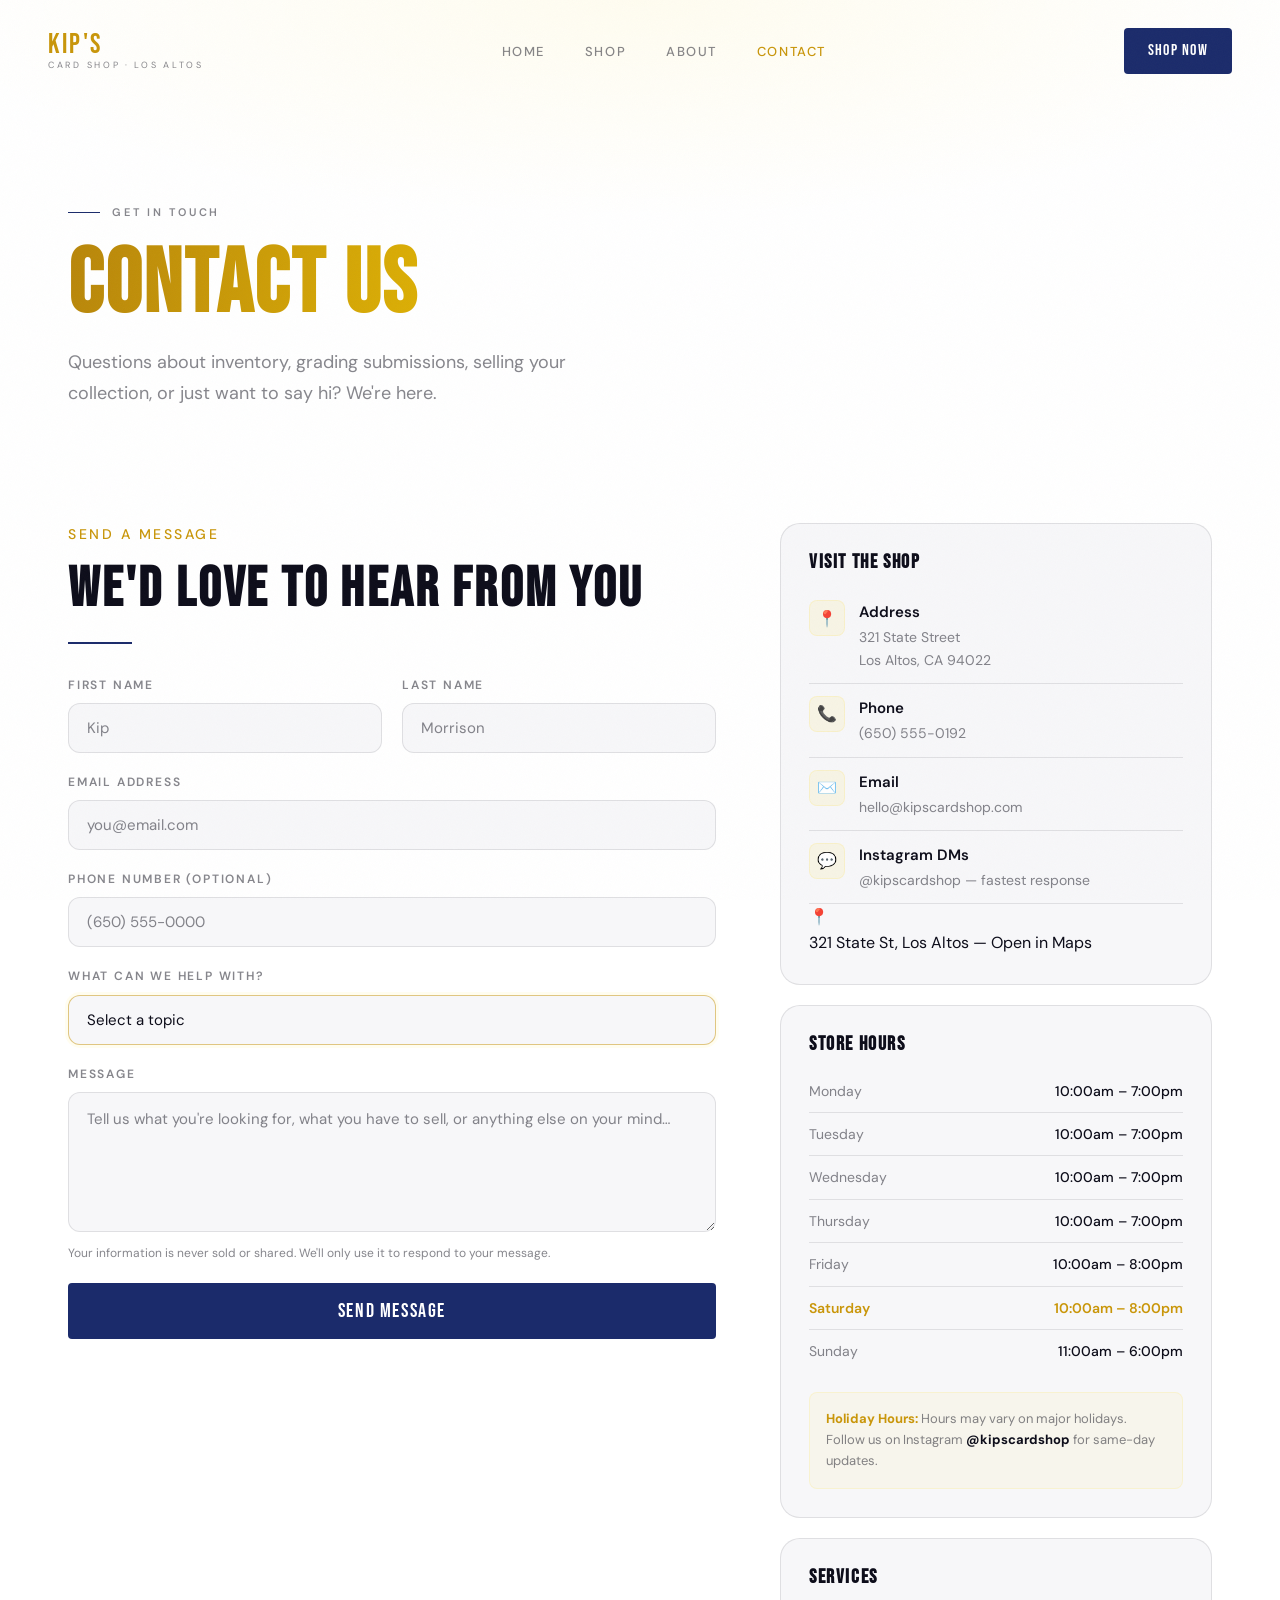
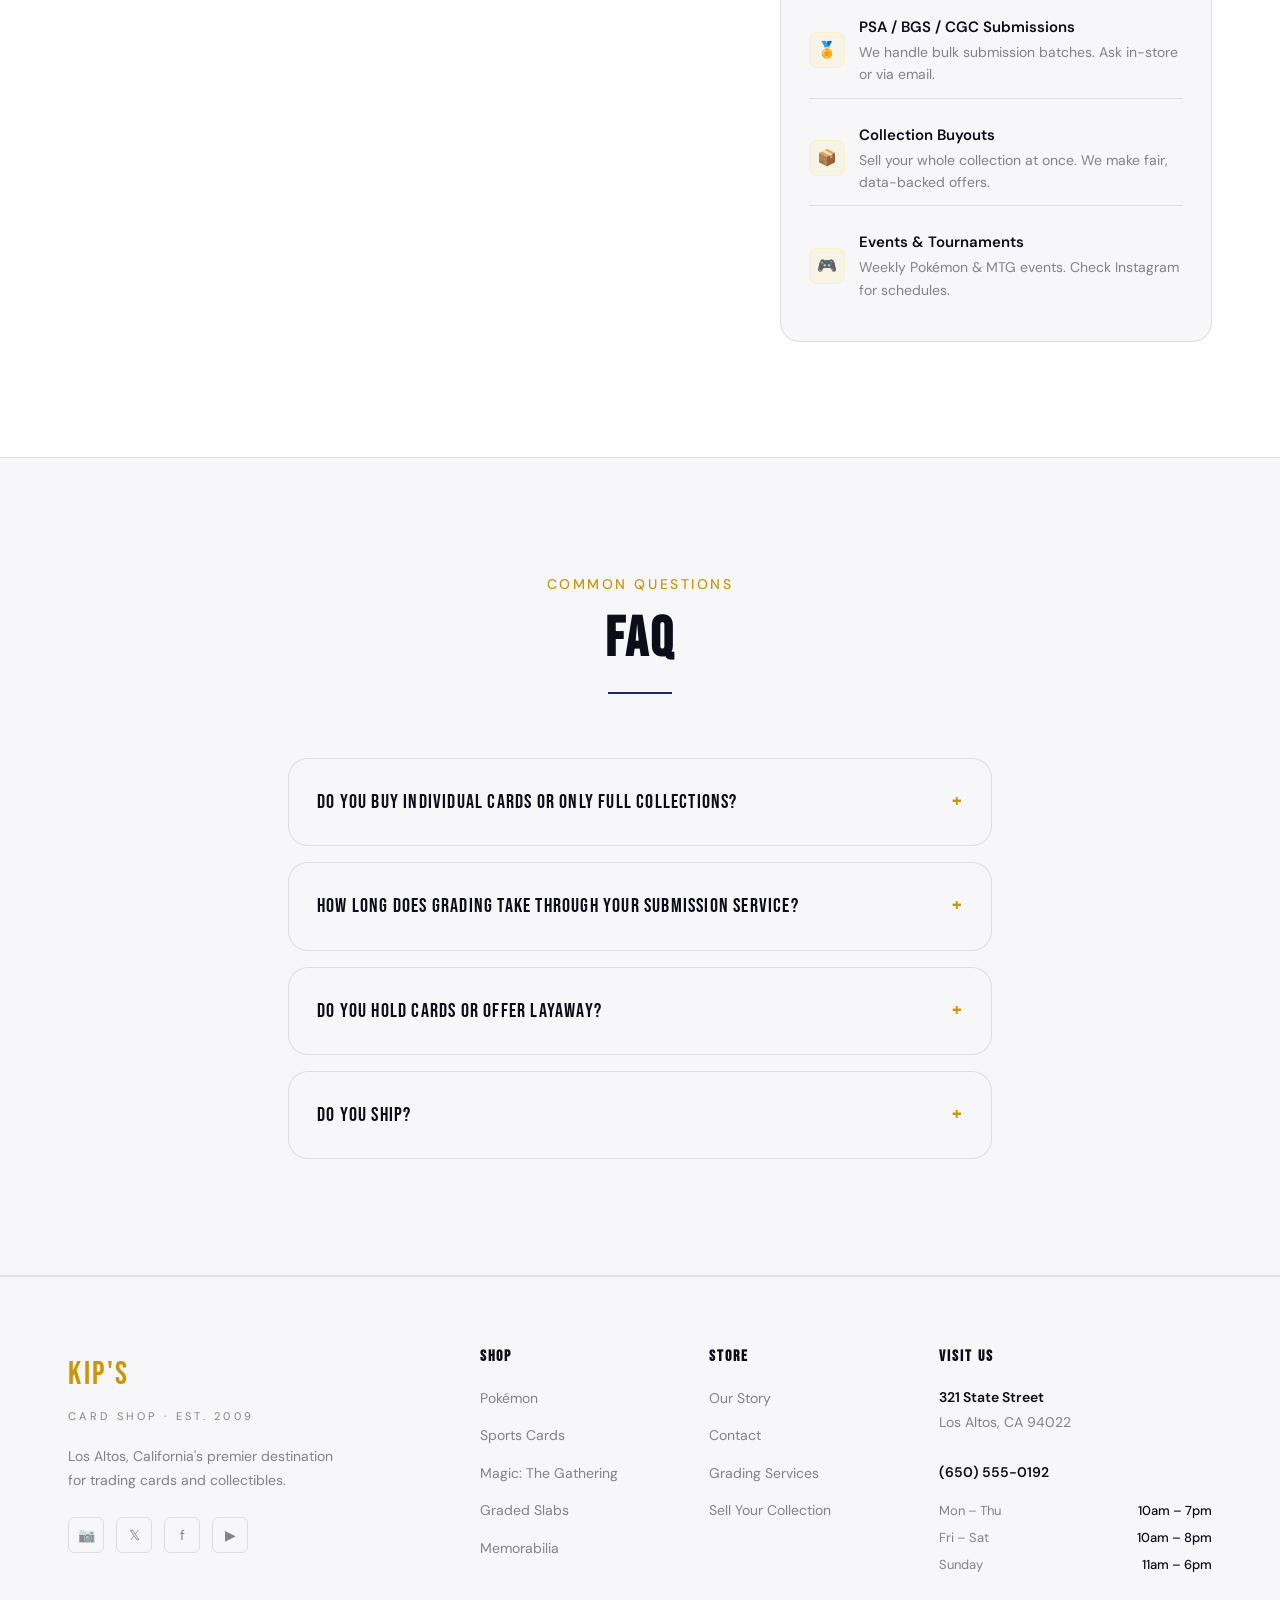
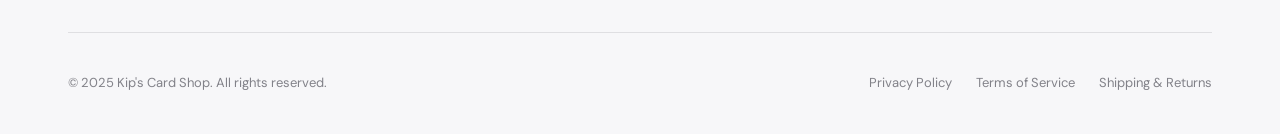
<file: contact.html>
<!DOCTYPE html>
<html lang="en">
<head>
  <meta charset="UTF-8">
  <meta name="viewport" content="width=device-width, initial-scale=1.0">
  <meta name="description" content="Contact Kip's Card Shop in Los Altos, CA. Visit us at 321 State Street, call (650) 555-0192, or send a message about buying, selling, grading, or events.">
  <meta name="keywords" content="contact Kips card shop, Los Altos card shop address, trading card store hours, PSA submission service Los Altos">
  <meta property="og:title" content="Contact | Kip's Card Shop — Los Altos, CA">
  <meta property="og:description" content="Find us at 321 State Street, Los Altos, CA. Open Mon–Sat 10am–8pm, Sunday 11am–6pm.">
  <meta property="og:image" content="hero-sealed.jpg">
  <meta property="og:type" content="website">
  <title>Contact | Kip's Card Shop — Los Altos, CA</title>

  <link rel="preconnect" href="https://fonts.googleapis.com">
  <link rel="preconnect" href="https://fonts.gstatic.com" crossorigin>
  <link href="https://fonts.googleapis.com/css2?family=Bebas+Neue&family=DM+Sans:ital,opsz,wght@0,9..40,300;0,9..40,400;0,9..40,500;0,9..40,700;1,9..40,300&display=swap" rel="stylesheet">

  <link rel="stylesheet" href="css/main.css">
  <link rel="stylesheet" href="css/animations.css">
</head>
<body>

<div id="scroll-progress"></div>

<!-- ===================== NAV ===================== -->
<nav id="nav">
  <a href="index.html" class="nav-logo">
    <span class="nav-logo-name">KIP'S</span>
    <span class="nav-logo-tagline">Card Shop · Los Altos</span>
  </a>
  <ul class="nav-links">
    <li><a href="index.html">Home</a></li>
    <li><a href="shop.html">Shop</a></li>
    <li><a href="about.html">About</a></li>
    <li><a href="contact.html" class="active">Contact</a></li>
  </ul>
  <div class="nav-right">
    <a href="shop.html" class="nav-cta">Shop Now</a>
    <button class="hamburger" aria-label="Toggle menu">
      <span></span><span></span><span></span>
    </button>
  </div>
</nav>

<!-- ===================== PAGE HERO ===================== -->
<section class="page-hero">
  <div class="container">
    <div class="page-hero-content">
      <div class="page-hero-eyebrow">Get in Touch</div>
      <h1 class="display-lg gold-shimmer" style="margin-bottom:16px;">Contact Us</h1>
      <p class="body-lg text-muted" style="max-width:500px;">
        Questions about inventory, grading submissions, selling your collection, or just want to say hi? We're here.
      </p>
    </div>
  </div>
</section>

<!-- ===================== CONTACT MAIN ===================== -->
<section style="padding-bottom:var(--section-pad);">
  <div class="container">
    <div class="contact-grid">

      <!-- Left: Contact Form -->
      <div class="reveal-left">
        <p class="section-subtitle">Send a Message</p>
        <h2 class="section-title" style="margin-bottom:8px;">We'd Love to Hear From You</h2>
        <div class="divider" style="margin-bottom:32px;"></div>

        <form class="contact-form" id="contact-form" novalidate>

          <div class="form-row">
            <div class="form-group">
              <label for="first-name">First Name</label>
              <input type="text" id="first-name" name="first_name" placeholder="Kip" required autocomplete="given-name">
            </div>
            <div class="form-group">
              <label for="last-name">Last Name</label>
              <input type="text" id="last-name" name="last_name" placeholder="Morrison" required autocomplete="family-name">
            </div>
          </div>

          <div class="form-group">
            <label for="email">Email Address</label>
            <input type="email" id="email" name="email" placeholder="you@email.com" required autocomplete="email">
          </div>

          <div class="form-group">
            <label for="phone">Phone Number (optional)</label>
            <input type="tel" id="phone" name="phone" placeholder="(650) 555-0000" autocomplete="tel">
          </div>

          <div class="form-group">
            <label for="subject">What Can We Help With?</label>
            <select id="subject" name="subject" required>
              <option value="" disabled selected>Select a topic</option>
              <option value="inventory">Inventory / Product Question</option>
              <option value="grading">PSA / BGS / CGC Grading Submission</option>
              <option value="selling">Selling My Collection</option>
              <option value="event">Events & Tournaments</option>
              <option value="pricing">Pricing & Valuations</option>
              <option value="other">Other</option>
            </select>
          </div>

          <div class="form-group">
            <label for="message">Message</label>
            <textarea
              id="message"
              name="message"
              placeholder="Tell us what you're looking for, what you have to sell, or anything else on your mind…"
              required
            ></textarea>
          </div>

          <!-- Privacy note -->
          <p style="font-size:12px; color:var(--color-muted); line-height:1.6; margin-top:-8px;">
            Your information is never sold or shared. We'll only use it to respond to your message.
          </p>

          <button type="submit" class="btn btn-primary" style="width:100%; justify-content:center; font-size:20px; padding:16px 32px;">
            Send Message
          </button>

        </form>
      </div>

      <!-- Right: Store Info -->
      <div class="reveal-right">

        <!-- Location -->
        <div class="contact-info-block" style="margin-bottom:20px;">
          <h3>Visit the Shop</h3>

          <div class="info-row">
            <div class="info-icon">📍</div>
            <div class="info-content">
              <strong>Address</strong>
              <p>321 State Street<br>Los Altos, CA 94022</p>
            </div>
          </div>

          <div class="info-row">
            <div class="info-icon">📞</div>
            <div class="info-content">
              <strong>Phone</strong>
              <p><a href="tel:+16505550192" style="color:var(--color-muted); transition:color 0.2s;" onmouseover="this.style.color='var(--color-text)'" onmouseout="this.style.color='var(--color-muted)'">(650) 555-0192</a></p>
            </div>
          </div>

          <div class="info-row">
            <div class="info-icon">✉️</div>
            <div class="info-content">
              <strong>Email</strong>
              <p><a href="mailto:hello@kipscardshop.com" style="color:var(--color-muted); transition:color 0.2s;" onmouseover="this.style.color='var(--color-text)'" onmouseout="this.style.color='var(--color-muted)'">hello@kipscardshop.com</a></p>
            </div>
          </div>

          <div class="info-row">
            <div class="info-icon">💬</div>
            <div class="info-content">
              <strong>Instagram DMs</strong>
              <p>@kipscardshop — fastest response</p>
            </div>
          </div>

          <!-- Map placeholder -->
          <a
            href="https://maps.google.com/?q=321+State+Street,+Los+Altos,+CA+94022"
            target="_blank"
            rel="noopener noreferrer"
            class="map-placeholder"
            aria-label="Open in Google Maps"
          >
            <div class="map-pin">📍</div>
            <div class="map-label">321 State St, Los Altos — Open in Maps</div>
          </a>
        </div>

        <!-- Hours -->
        <div class="contact-info-block">
          <h3>Store Hours</h3>
          <table class="hours-table">
            <tbody>
              <tr>
                <td>Monday</td>
                <td>10:00am – 7:00pm</td>
              </tr>
              <tr>
                <td>Tuesday</td>
                <td>10:00am – 7:00pm</td>
              </tr>
              <tr>
                <td>Wednesday</td>
                <td>10:00am – 7:00pm</td>
              </tr>
              <tr>
                <td>Thursday</td>
                <td>10:00am – 7:00pm</td>
              </tr>
              <tr>
                <td>Friday</td>
                <td>10:00am – 8:00pm</td>
              </tr>
              <tr>
                <td>Saturday</td>
                <td>10:00am – 8:00pm</td>
              </tr>
              <tr>
                <td>Sunday</td>
                <td>11:00am – 6:00pm</td>
              </tr>
            </tbody>
          </table>

          <div style="margin-top:20px; padding:16px; background:rgba(255,215,0,0.05); border:1px solid rgba(255,215,0,0.12); border-radius:8px;">
            <p style="font-size:13px; color:var(--color-muted); line-height:1.6;">
              <strong style="color:var(--color-accent);">Holiday Hours:</strong> Hours may vary on major holidays. Follow us on Instagram <strong style="color:var(--color-text);">@kipscardshop</strong> for same-day updates.
            </p>
          </div>
        </div>

        <!-- Services quick links -->
        <div class="contact-info-block" style="margin-top:20px;">
          <h3>Services</h3>
          <div style="display:flex; flex-direction:column; gap:12px; margin-top:4px;">
            <div class="info-row" style="align-items:center;">
              <div class="info-icon">🏅</div>
              <div class="info-content">
                <strong>PSA / BGS / CGC Submissions</strong>
                <p>We handle bulk submission batches. Ask in-store or via email.</p>
              </div>
            </div>
            <div class="info-row" style="align-items:center;">
              <div class="info-icon">📦</div>
              <div class="info-content">
                <strong>Collection Buyouts</strong>
                <p>Sell your whole collection at once. We make fair, data-backed offers.</p>
              </div>
            </div>
            <div class="info-row" style="align-items:center;">
              <div class="info-icon">🎮</div>
              <div class="info-content">
                <strong>Events & Tournaments</strong>
                <p>Weekly Pokémon & MTG events. Check Instagram for schedules.</p>
              </div>
            </div>
          </div>
        </div>

      </div>
      <!-- /right -->

    </div>
  </div>
</section>

<!-- ===================== FAQ ===================== -->
<section class="section" style="background:var(--color-surface); border-top:1px solid var(--color-border); border-bottom:1px solid var(--color-border);">
  <div class="container" style="max-width:800px;">
    <div class="section-header centered">
      <p class="section-subtitle reveal">Common Questions</p>
      <h2 class="section-title reveal">FAQ</h2>
      <div class="divider centered reveal"></div>
    </div>

    <div style="display:flex; flex-direction:column; gap:16px;" class="stagger">

      <details class="value-card reveal" style="cursor:pointer; padding:24px 28px;">
        <summary style="font-family:var(--font-display); font-size:20px; letter-spacing:0.06em; list-style:none; display:flex; justify-content:space-between; align-items:center;">
          Do you buy individual cards or only full collections?
          <span style="color:var(--color-accent); font-size:24px; transition:transform 0.3s ease;">+</span>
        </summary>
        <p style="margin-top:16px; font-size:14px; color:var(--color-muted); line-height:1.8;">
          Both. We buy everything from single high-value singles ($50+) to complete collections. Bring your cards in-store or send us photos via Instagram DM for a quick quote.
        </p>
      </details>

      <details class="value-card reveal" style="cursor:pointer; padding:24px 28px;">
        <summary style="font-family:var(--font-display); font-size:20px; letter-spacing:0.06em; list-style:none; display:flex; justify-content:space-between; align-items:center;">
          How long does grading take through your submission service?
          <span style="color:var(--color-accent); font-size:24px;">+</span>
        </summary>
        <p style="margin-top:16px; font-size:14px; color:var(--color-muted); line-height:1.8;">
          PSA and BGS turnaround varies by service level — typically 60–120 days for standard, 20–45 days for express. We batch submissions to minimize per-card fees. Ask us in store about current submission cycles.
        </p>
      </details>

      <details class="value-card reveal" style="cursor:pointer; padding:24px 28px;">
        <summary style="font-family:var(--font-display); font-size:20px; letter-spacing:0.06em; list-style:none; display:flex; justify-content:space-between; align-items:center;">
          Do you hold cards or offer layaway?
          <span style="color:var(--color-accent); font-size:24px;">+</span>
        </summary>
        <p style="margin-top:16px; font-size:14px; color:var(--color-muted); line-height:1.8;">
          Yes — we offer layaway on items $200 and above. A 25% deposit holds the item for up to 30 days. Ask in store for details.
        </p>
      </details>

      <details class="value-card reveal" style="cursor:pointer; padding:24px 28px;">
        <summary style="font-family:var(--font-display); font-size:20px; letter-spacing:0.06em; list-style:none; display:flex; justify-content:space-between; align-items:center;">
          Do you ship?
          <span style="color:var(--color-accent); font-size:24px;">+</span>
        </summary>
        <p style="margin-top:16px; font-size:14px; color:var(--color-muted); line-height:1.8;">
          Sealed product ships anywhere in the US. Graded slabs and high-value singles are handled on a case-by-case basis with full insurance. Contact us before placing an order.
        </p>
      </details>

    </div>
  </div>
</section>

<!-- ===================== FOOTER ===================== -->
<footer id="footer">
  <div class="container">
    <div class="footer-grid">
      <div>
        <div class="footer-logo-name">KIP'S</div>
        <div class="footer-logo-sub">Card Shop · Est. 2009</div>
        <p class="footer-desc">
          Los Altos, California's premier destination for trading cards and collectibles.
        </p>
        <div class="footer-social">
          <a href="#" aria-label="Instagram">📷</a>
          <a href="#" aria-label="Twitter">𝕏</a>
          <a href="#" aria-label="Facebook">f</a>
          <a href="#" aria-label="YouTube">▶</a>
        </div>
      </div>
      <div class="footer-col">
        <h4>Shop</h4>
        <ul>
          <li><a href="shop.html?cat=pokemon">Pokémon</a></li>
          <li><a href="shop.html?cat=sports">Sports Cards</a></li>
          <li><a href="shop.html?cat=magic">Magic: The Gathering</a></li>
          <li><a href="shop.html?cat=graded">Graded Slabs</a></li>
          <li><a href="shop.html?cat=memorabilia">Memorabilia</a></li>
        </ul>
      </div>
      <div class="footer-col">
        <h4>Store</h4>
        <ul>
          <li><a href="about.html">Our Story</a></li>
          <li><a href="contact.html">Contact</a></li>
          <li><a href="contact.html">Grading Services</a></li>
          <li><a href="contact.html">Sell Your Collection</a></li>
        </ul>
      </div>
      <div class="footer-col footer-address">
        <h4>Visit Us</h4>
        <p>
          <strong>321 State Street</strong><br>
          Los Altos, CA 94022<br>
          <br>
          <strong>(650) 555-0192</strong>
        </p>
        <div class="footer-hours">
          <div class="footer-hours-row"><span class="day">Mon – Thu</span><span class="time">10am – 7pm</span></div>
          <div class="footer-hours-row"><span class="day">Fri – Sat</span><span class="time">10am – 8pm</span></div>
          <div class="footer-hours-row"><span class="day">Sunday</span><span class="time">11am – 6pm</span></div>
        </div>
      </div>
    </div>
    <div class="footer-bottom">
      <p>© 2025 Kip's Card Shop. All rights reserved.</p>
      <div class="footer-bottom-links">
        <a href="#">Privacy Policy</a>
        <a href="#">Terms of Service</a>
        <a href="#">Shipping & Returns</a>
      </div>
    </div>
  </div>
</footer>

<script src="js/main.js"></script>
<script>
  // Highlight today's store hours
  const days = ['Sunday','Monday','Tuesday','Wednesday','Thursday','Friday','Saturday'];
  const today = days[new Date().getDay()];
  document.querySelectorAll('.hours-table tr').forEach(row => {
    if (row.cells[0] && row.cells[0].textContent.trim() === today) {
      row.classList.add('today');
    }
  });

  // FAQ chevron animation
  document.querySelectorAll('details').forEach(d => {
    d.addEventListener('toggle', () => {
      const chevron = d.querySelector('summary > span');
      if (chevron) chevron.textContent = d.open ? '−' : '+';
    });
  });
</script>

</body>
</html>
</file>
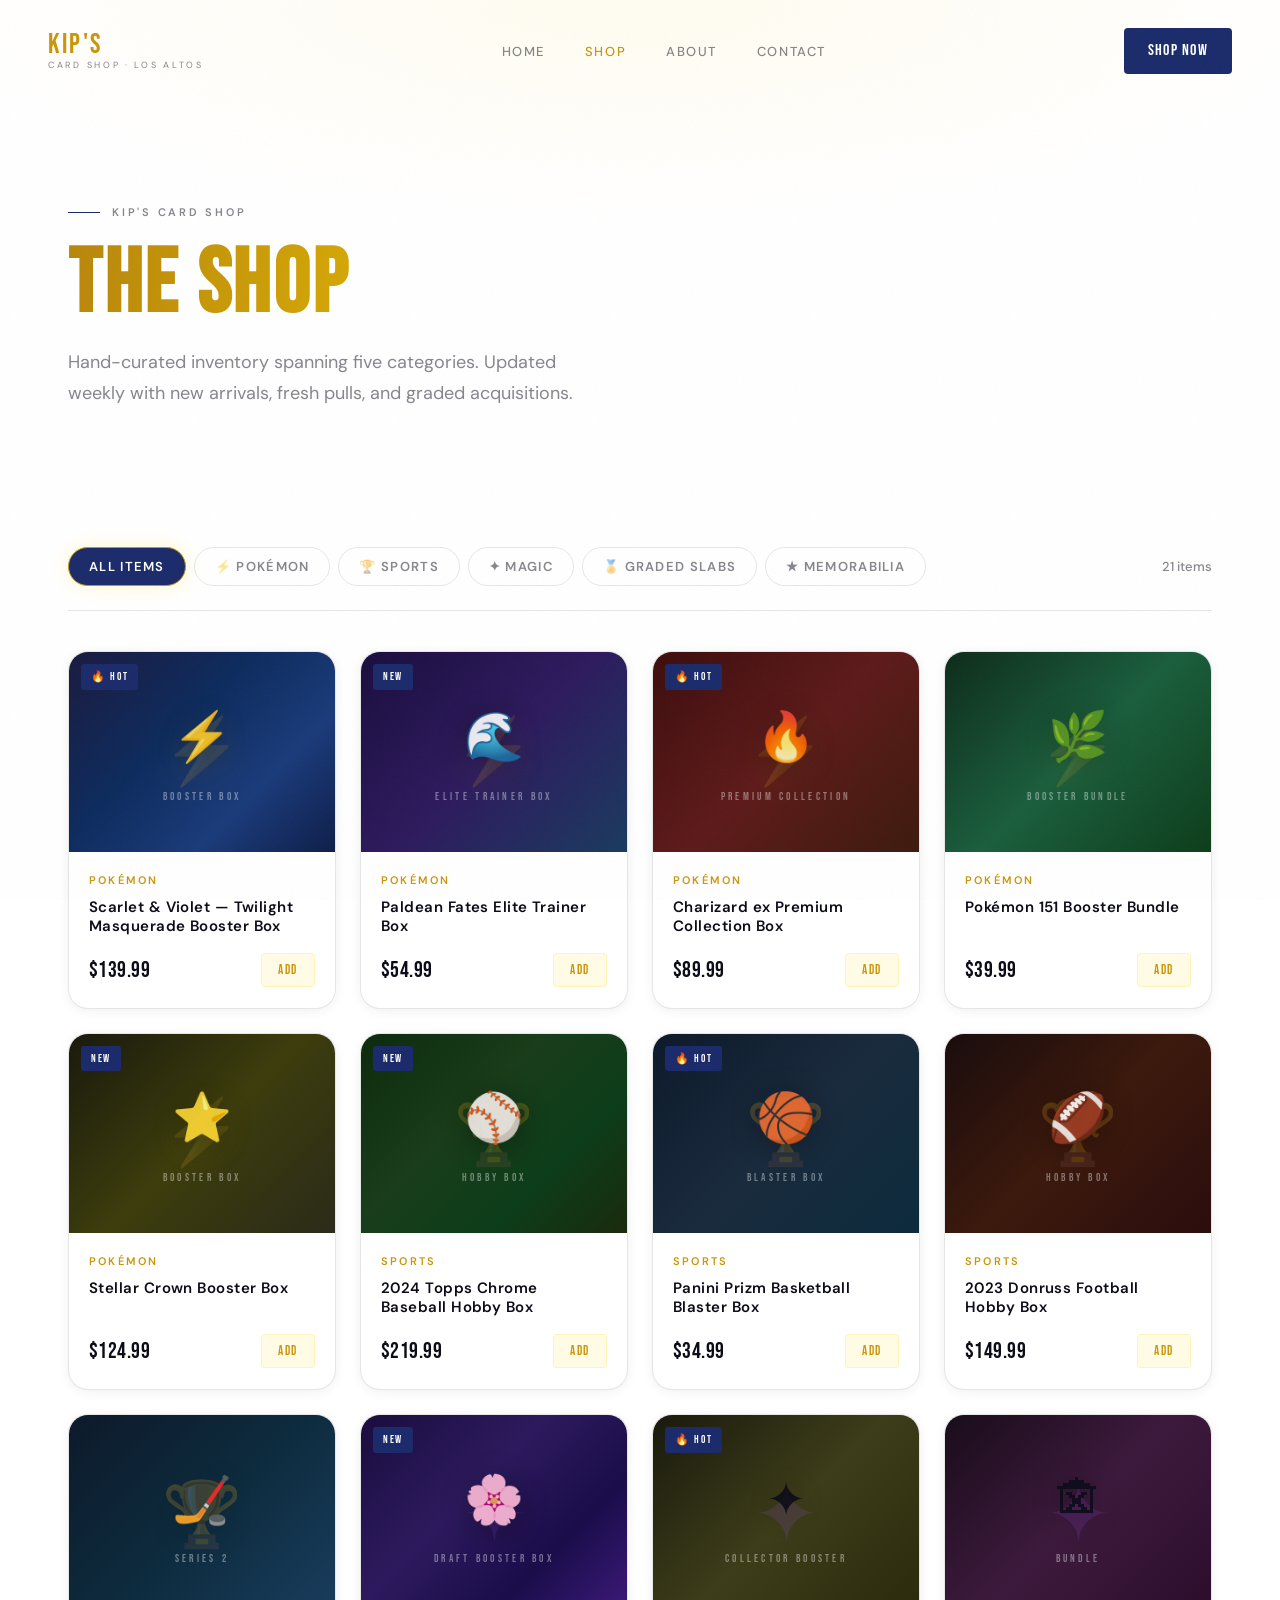
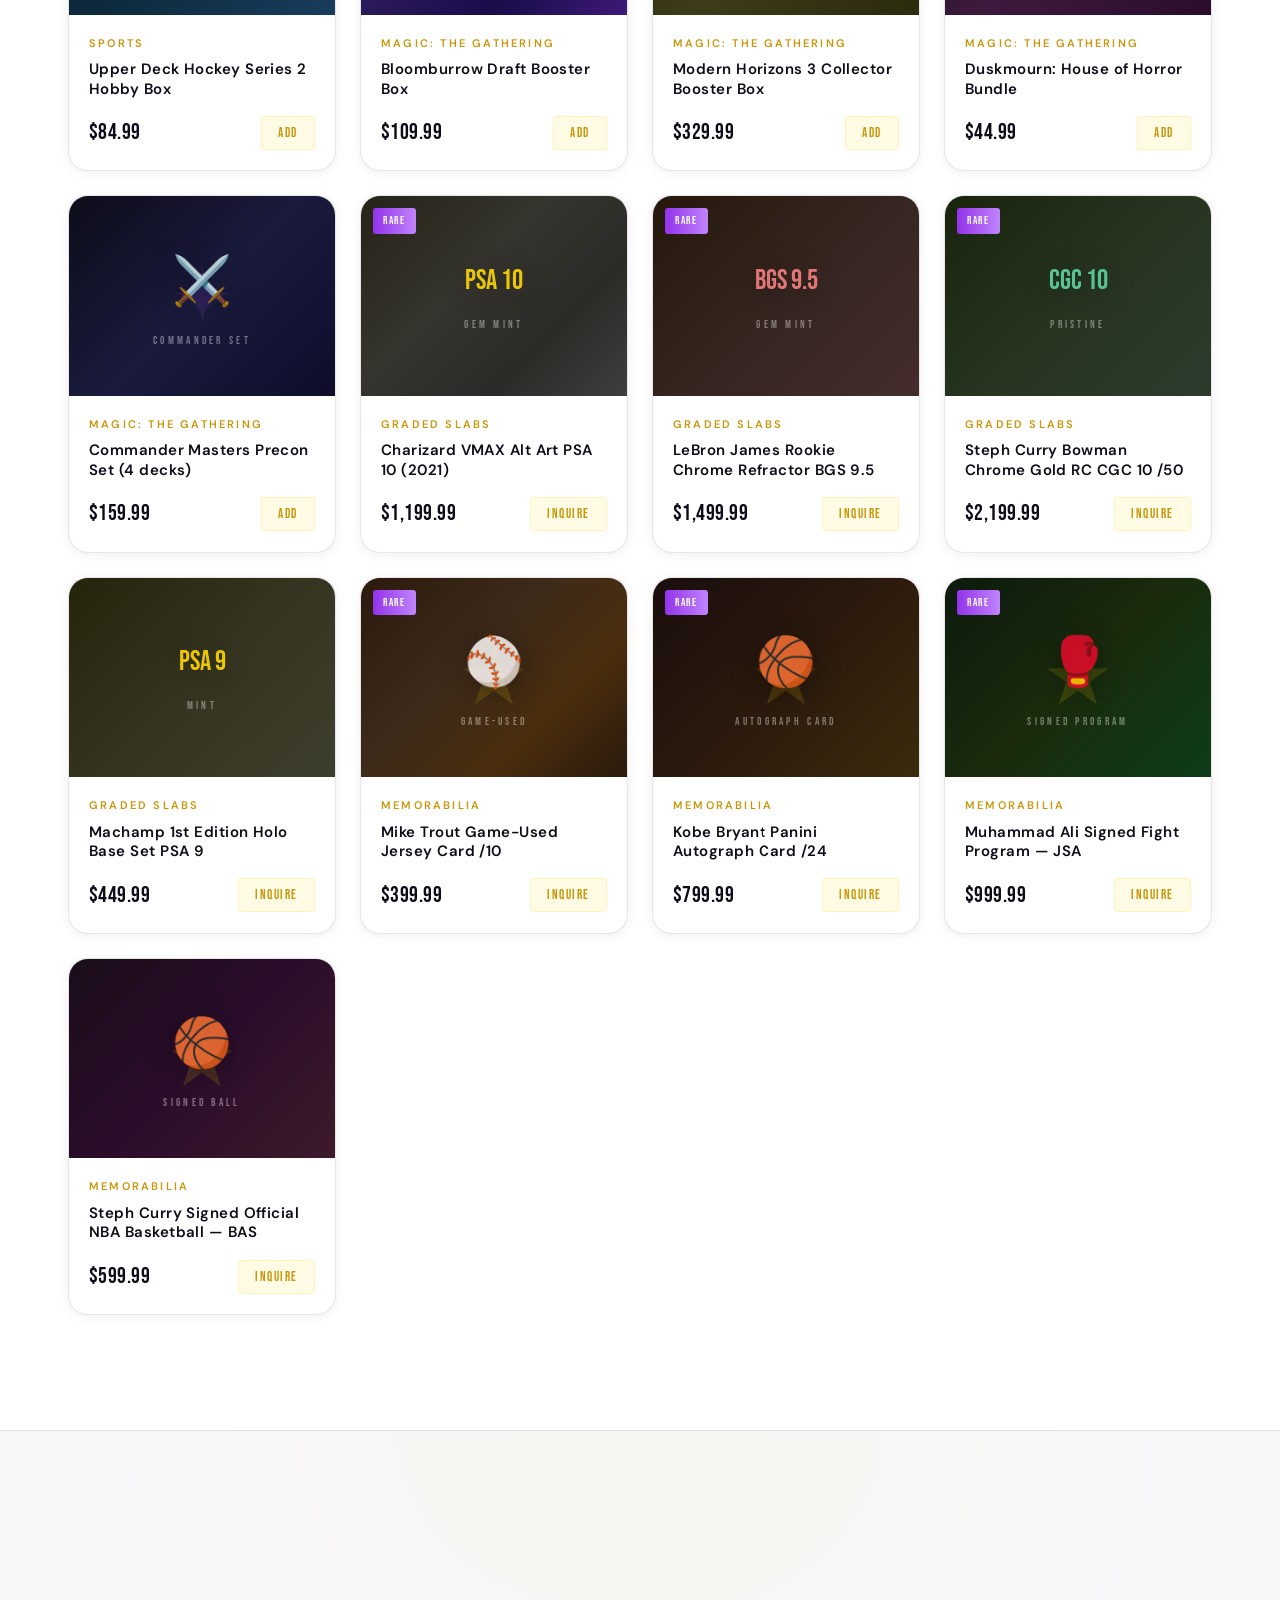
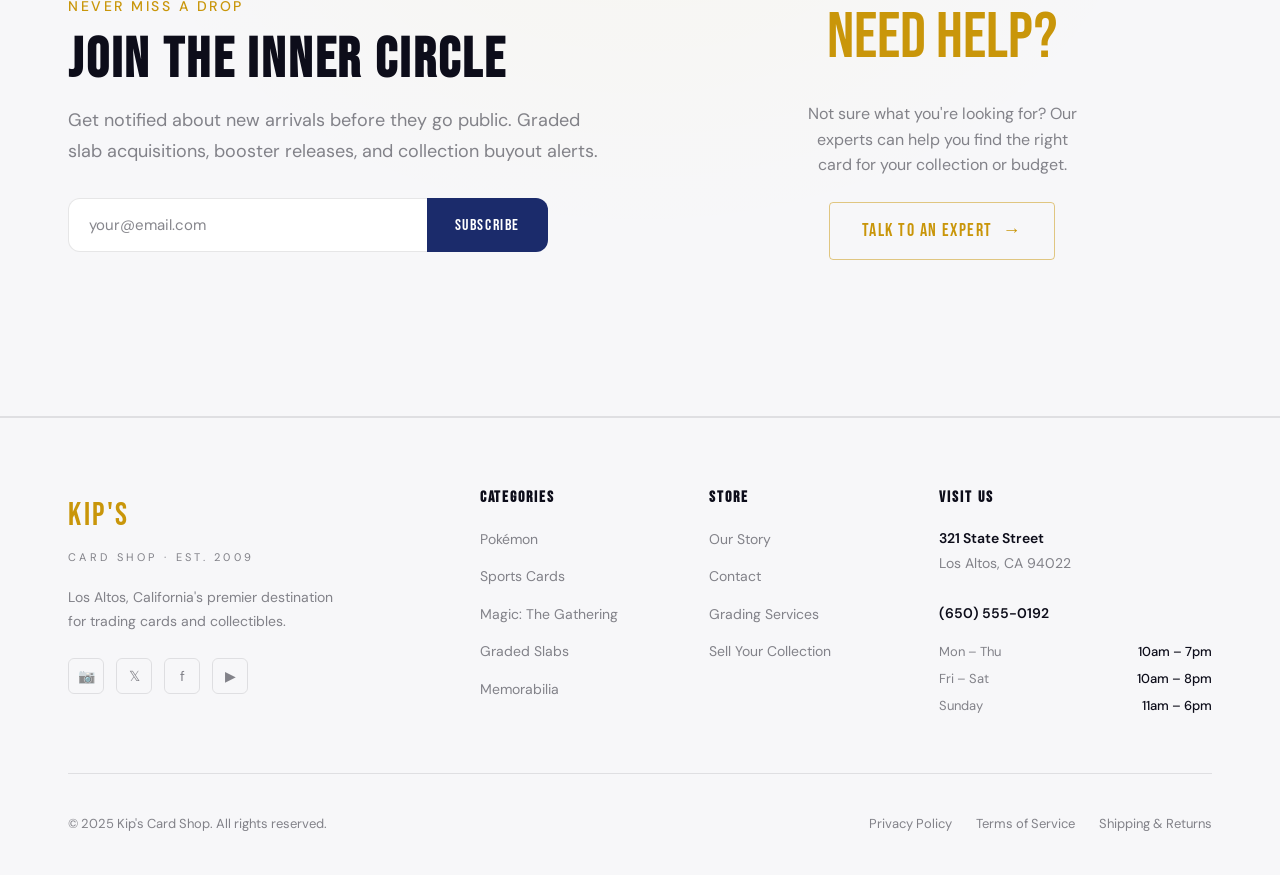
<file: shop.html>
<!DOCTYPE html>
<html lang="en">
<head>
  <meta charset="UTF-8">
  <meta name="viewport" content="width=device-width, initial-scale=1.0">
  <meta name="description" content="Shop Kip's Card Shop — browse Pokémon, Sports, Magic: The Gathering, graded PSA/BGS slabs, and memorabilia. Los Altos, CA's finest collectible card inventory.">
  <meta name="keywords" content="buy pokemon cards, sports cards shop, magic the gathering, PSA graded cards, BGS slabs, Los Altos card shop">
  <meta property="og:title" content="Shop | Kip's Card Shop — Premium Trading Cards">
  <meta property="og:description" content="Browse our full inventory of Pokémon, Sports, Magic, graded slabs, and memorabilia. In-store and available to order.">
  <meta property="og:image" content="hero-sealed.jpg">
  <meta property="og:type" content="website">
  <title>Shop | Kip's Card Shop — Pokémon, Sports, Magic, Graded Slabs</title>

  <link rel="preconnect" href="https://fonts.googleapis.com">
  <link rel="preconnect" href="https://fonts.gstatic.com" crossorigin>
  <link href="https://fonts.googleapis.com/css2?family=Bebas+Neue&family=DM+Sans:ital,opsz,wght@0,9..40,300;0,9..40,400;0,9..40,500;0,9..40,700;1,9..40,300&display=swap" rel="stylesheet">

  <link rel="stylesheet" href="css/main.css">
  <link rel="stylesheet" href="css/animations.css">
</head>
<body>

<div id="scroll-progress"></div>

<!-- ===================== NAV ===================== -->
<nav id="nav">
  <a href="index.html" class="nav-logo">
    <span class="nav-logo-name">KIP'S</span>
    <span class="nav-logo-tagline">Card Shop · Los Altos</span>
  </a>
  <ul class="nav-links">
    <li><a href="index.html">Home</a></li>
    <li><a href="shop.html" class="active">Shop</a></li>
    <li><a href="about.html">About</a></li>
    <li><a href="contact.html">Contact</a></li>
  </ul>
  <div class="nav-right">
    <a href="shop.html" class="nav-cta">Shop Now</a>
    <button class="hamburger" aria-label="Toggle menu">
      <span></span><span></span><span></span>
    </button>
  </div>
</nav>

<!-- ===================== PAGE HERO ===================== -->
<section class="page-hero">
  <div class="container">
    <div class="page-hero-content">
      <div class="page-hero-eyebrow">Kip's Card Shop</div>
      <h1 class="display-lg gold-shimmer" style="margin-bottom:16px;">The Shop</h1>
      <p class="body-lg text-muted" style="max-width:520px;">
        Hand-curated inventory spanning five categories. Updated weekly with new arrivals, fresh pulls, and graded acquisitions.
      </p>
    </div>
  </div>
</section>

<!-- ===================== SHOP CONTENT ===================== -->
<section style="padding-bottom:var(--section-pad);">
  <div class="container">

    <!-- Filter Bar -->
    <div class="filter-bar">
      <button class="filter-btn active" data-cat="all">All Items</button>
      <button class="filter-btn" data-cat="pokemon">⚡ Pokémon</button>
      <button class="filter-btn" data-cat="sports">🏆 Sports</button>
      <button class="filter-btn" data-cat="magic">✦ Magic</button>
      <button class="filter-btn" data-cat="graded">🏅 Graded Slabs</button>
      <button class="filter-btn" data-cat="memorabilia">★ Memorabilia</button>
      <span class="filter-count">24 items</span>
    </div>

    <!-- Product Grid -->
    <div class="product-grid stagger">

      <!-- ===== POKÉMON ===== -->
      <div class="product-card reveal" data-cat="pokemon">
        <div class="product-img">
          <div class="product-img-bg pokemon-bg"></div>
          <div class="product-img-inner">
            <span class="product-card-icon">⚡</span>
            <span class="product-card-label">Booster Box</span>
          </div>
          <span class="product-badge hot">🔥 Hot</span>
        </div>
        <div class="product-info">
          <span class="product-cat">Pokémon</span>
          <h3 class="product-name">Scarlet & Violet — Twilight Masquerade Booster Box</h3>
          <div class="product-footer">
            <span class="product-price">$139.99</span>
            <button class="btn-add btn-sm">Add</button>
          </div>
        </div>
      </div>

      <div class="product-card reveal" data-cat="pokemon">
        <div class="product-img">
          <div class="product-img-bg pokemon-bg" style="background:linear-gradient(135deg,#1a0d3e,#2d1a5e,#1a3a5e);"></div>
          <div class="product-img-inner">
            <span class="product-card-icon">🌊</span>
            <span class="product-card-label">Elite Trainer Box</span>
          </div>
          <span class="product-badge new">New</span>
        </div>
        <div class="product-info">
          <span class="product-cat">Pokémon</span>
          <h3 class="product-name">Paldean Fates Elite Trainer Box</h3>
          <div class="product-footer">
            <span class="product-price">$54.99</span>
            <button class="btn-add btn-sm">Add</button>
          </div>
        </div>
      </div>

      <div class="product-card reveal" data-cat="pokemon">
        <div class="product-img">
          <div class="product-img-bg pokemon-bg" style="background:linear-gradient(135deg,#3d0d0d,#5e1a1a,#3d1a0d);"></div>
          <div class="product-img-inner">
            <span class="product-card-icon">🔥</span>
            <span class="product-card-label">Premium Collection</span>
          </div>
          <span class="product-badge hot">🔥 Hot</span>
        </div>
        <div class="product-info">
          <span class="product-cat">Pokémon</span>
          <h3 class="product-name">Charizard ex Premium Collection Box</h3>
          <div class="product-footer">
            <span class="product-price">$89.99</span>
            <button class="btn-add btn-sm">Add</button>
          </div>
        </div>
      </div>

      <div class="product-card reveal" data-cat="pokemon">
        <div class="product-img">
          <div class="product-img-bg pokemon-bg" style="background:linear-gradient(135deg,#0d2b1a,#1a5e3d,#0d3d1a);"></div>
          <div class="product-img-inner">
            <span class="product-card-icon">🌿</span>
            <span class="product-card-label">Booster Bundle</span>
          </div>
        </div>
        <div class="product-info">
          <span class="product-cat">Pokémon</span>
          <h3 class="product-name">Pokémon 151 Booster Bundle</h3>
          <div class="product-footer">
            <span class="product-price">$39.99</span>
            <button class="btn-add btn-sm">Add</button>
          </div>
        </div>
      </div>

      <div class="product-card reveal" data-cat="pokemon">
        <div class="product-img">
          <div class="product-img-bg pokemon-bg" style="background:linear-gradient(135deg,#1a1a0d,#3d3d0d,#2b2b1a);"></div>
          <div class="product-img-inner">
            <span class="product-card-icon">⭐</span>
            <span class="product-card-label">Booster Box</span>
          </div>
          <span class="product-badge new">New</span>
        </div>
        <div class="product-info">
          <span class="product-cat">Pokémon</span>
          <h3 class="product-name">Stellar Crown Booster Box</h3>
          <div class="product-footer">
            <span class="product-price">$124.99</span>
            <button class="btn-add btn-sm">Add</button>
          </div>
        </div>
      </div>

      <!-- ===== SPORTS ===== -->
      <div class="product-card reveal" data-cat="sports">
        <div class="product-img">
          <div class="product-img-bg sports-bg"></div>
          <div class="product-img-inner">
            <span class="product-card-icon">⚾</span>
            <span class="product-card-label">Hobby Box</span>
          </div>
          <span class="product-badge new">New</span>
        </div>
        <div class="product-info">
          <span class="product-cat">Sports</span>
          <h3 class="product-name">2024 Topps Chrome Baseball Hobby Box</h3>
          <div class="product-footer">
            <span class="product-price">$219.99</span>
            <button class="btn-add btn-sm">Add</button>
          </div>
        </div>
      </div>

      <div class="product-card reveal" data-cat="sports">
        <div class="product-img">
          <div class="product-img-bg sports-bg" style="background:linear-gradient(135deg,#0d1a2b,#1a2b3d,#0d2b3d);"></div>
          <div class="product-img-inner">
            <span class="product-card-icon">🏀</span>
            <span class="product-card-label">Blaster Box</span>
          </div>
          <span class="product-badge hot">🔥 Hot</span>
        </div>
        <div class="product-info">
          <span class="product-cat">Sports</span>
          <h3 class="product-name">Panini Prizm Basketball Blaster Box</h3>
          <div class="product-footer">
            <span class="product-price">$34.99</span>
            <button class="btn-add btn-sm">Add</button>
          </div>
        </div>
      </div>

      <div class="product-card reveal" data-cat="sports">
        <div class="product-img">
          <div class="product-img-bg sports-bg" style="background:linear-gradient(135deg,#1a0d0d,#3d1a0d,#2b0d0d);"></div>
          <div class="product-img-inner">
            <span class="product-card-icon">🏈</span>
            <span class="product-card-label">Hobby Box</span>
          </div>
        </div>
        <div class="product-info">
          <span class="product-cat">Sports</span>
          <h3 class="product-name">2023 Donruss Football Hobby Box</h3>
          <div class="product-footer">
            <span class="product-price">$149.99</span>
            <button class="btn-add btn-sm">Add</button>
          </div>
        </div>
      </div>

      <div class="product-card reveal" data-cat="sports">
        <div class="product-img">
          <div class="product-img-bg sports-bg" style="background:linear-gradient(135deg,#0d1a2b,#0d2b3d,#1a3d5e);"></div>
          <div class="product-img-inner">
            <span class="product-card-icon">🏒</span>
            <span class="product-card-label">Series 2</span>
          </div>
        </div>
        <div class="product-info">
          <span class="product-cat">Sports</span>
          <h3 class="product-name">Upper Deck Hockey Series 2 Hobby Box</h3>
          <div class="product-footer">
            <span class="product-price">$84.99</span>
            <button class="btn-add btn-sm">Add</button>
          </div>
        </div>
      </div>

      <!-- ===== MAGIC ===== -->
      <div class="product-card reveal" data-cat="magic">
        <div class="product-img">
          <div class="product-img-bg magic-bg"></div>
          <div class="product-img-inner">
            <span class="product-card-icon">🌸</span>
            <span class="product-card-label">Draft Booster Box</span>
          </div>
          <span class="product-badge new">New</span>
        </div>
        <div class="product-info">
          <span class="product-cat">Magic: The Gathering</span>
          <h3 class="product-name">Bloomburrow Draft Booster Box</h3>
          <div class="product-footer">
            <span class="product-price">$109.99</span>
            <button class="btn-add btn-sm">Add</button>
          </div>
        </div>
      </div>

      <div class="product-card reveal" data-cat="magic">
        <div class="product-img">
          <div class="product-img-bg magic-bg" style="background:linear-gradient(135deg,#1a1a0d,#3d3d1a,#2b2b0d);"></div>
          <div class="product-img-inner">
            <span class="product-card-icon">✦</span>
            <span class="product-card-label">Collector Booster</span>
          </div>
          <span class="product-badge hot">🔥 Hot</span>
        </div>
        <div class="product-info">
          <span class="product-cat">Magic: The Gathering</span>
          <h3 class="product-name">Modern Horizons 3 Collector Booster Box</h3>
          <div class="product-footer">
            <span class="product-price">$329.99</span>
            <button class="btn-add btn-sm">Add</button>
          </div>
        </div>
      </div>

      <div class="product-card reveal" data-cat="magic">
        <div class="product-img">
          <div class="product-img-bg magic-bg" style="background:linear-gradient(135deg,#1a0d1a,#3d1a3d,#2b0d2b);"></div>
          <div class="product-img-inner">
            <span class="product-card-icon">🏚</span>
            <span class="product-card-label">Bundle</span>
          </div>
        </div>
        <div class="product-info">
          <span class="product-cat">Magic: The Gathering</span>
          <h3 class="product-name">Duskmourn: House of Horror Bundle</h3>
          <div class="product-footer">
            <span class="product-price">$44.99</span>
            <button class="btn-add btn-sm">Add</button>
          </div>
        </div>
      </div>

      <div class="product-card reveal" data-cat="magic">
        <div class="product-img">
          <div class="product-img-bg magic-bg" style="background:linear-gradient(135deg,#0d0d1a,#1a1a3d,#0d0d2b);"></div>
          <div class="product-img-inner">
            <span class="product-card-icon">⚔️</span>
            <span class="product-card-label">Commander Set</span>
          </div>
        </div>
        <div class="product-info">
          <span class="product-cat">Magic: The Gathering</span>
          <h3 class="product-name">Commander Masters Precon Set (4 decks)</h3>
          <div class="product-footer">
            <span class="product-price">$159.99</span>
            <button class="btn-add btn-sm">Add</button>
          </div>
        </div>
      </div>

      <!-- ===== GRADED SLABS ===== -->
      <div class="product-card reveal" data-cat="graded">
        <div class="product-img">
          <div class="product-img-bg graded-bg"></div>
          <div class="product-img-inner">
            <span class="product-card-icon" style="font-size:28px;color:#FFD700;font-family:var(--font-display);">PSA 10</span>
            <span class="product-card-label">Gem Mint</span>
          </div>
          <span class="product-badge rare">Rare</span>
        </div>
        <div class="product-info">
          <span class="product-cat">Graded Slabs</span>
          <h3 class="product-name">Charizard VMAX Alt Art PSA 10 (2021)</h3>
          <div class="product-footer">
            <span class="product-price">$1,199.99</span>
            <button class="btn-add btn-sm">Inquire</button>
          </div>
        </div>
      </div>

      <div class="product-card reveal" data-cat="graded">
        <div class="product-img">
          <div class="product-img-bg graded-bg" style="background:linear-gradient(135deg,#1a0d0d,#2a1a1a,#3a2020);"></div>
          <div class="product-img-inner">
            <span class="product-card-icon" style="font-size:28px;color:#f58080;font-family:var(--font-display);">BGS 9.5</span>
            <span class="product-card-label">Gem Mint</span>
          </div>
          <span class="product-badge rare">Rare</span>
        </div>
        <div class="product-info">
          <span class="product-cat">Graded Slabs</span>
          <h3 class="product-name">LeBron James Rookie Chrome Refractor BGS 9.5</h3>
          <div class="product-footer">
            <span class="product-price">$1,499.99</span>
            <button class="btn-add btn-sm">Inquire</button>
          </div>
        </div>
      </div>

      <div class="product-card reveal" data-cat="graded">
        <div class="product-img">
          <div class="product-img-bg graded-bg" style="background:linear-gradient(135deg,#0d1a0d,#1a2a1a,#203020);"></div>
          <div class="product-img-inner">
            <span class="product-card-icon" style="font-size:28px;color:#5fd4a0;font-family:var(--font-display);">CGC 10</span>
            <span class="product-card-label">Pristine</span>
          </div>
          <span class="product-badge rare">Rare</span>
        </div>
        <div class="product-info">
          <span class="product-cat">Graded Slabs</span>
          <h3 class="product-name">Steph Curry Bowman Chrome Gold RC CGC 10 /50</h3>
          <div class="product-footer">
            <span class="product-price">$2,199.99</span>
            <button class="btn-add btn-sm">Inquire</button>
          </div>
        </div>
      </div>

      <div class="product-card reveal" data-cat="graded">
        <div class="product-img">
          <div class="product-img-bg graded-bg" style="background:linear-gradient(135deg,#1a1a0d,#2a2a1a,#333320);"></div>
          <div class="product-img-inner">
            <span class="product-card-icon" style="font-size:28px;color:#FFD700;font-family:var(--font-display);">PSA 9</span>
            <span class="product-card-label">Mint</span>
          </div>
        </div>
        <div class="product-info">
          <span class="product-cat">Graded Slabs</span>
          <h3 class="product-name">Machamp 1st Edition Holo Base Set PSA 9</h3>
          <div class="product-footer">
            <span class="product-price">$449.99</span>
            <button class="btn-add btn-sm">Inquire</button>
          </div>
        </div>
      </div>

      <!-- ===== MEMORABILIA ===== -->
      <div class="product-card reveal" data-cat="memorabilia">
        <div class="product-img">
          <div class="product-img-bg memorabilia-bg"></div>
          <div class="product-img-inner">
            <span class="product-card-icon">⚾</span>
            <span class="product-card-label">Game-Used</span>
          </div>
          <span class="product-badge rare">Rare</span>
        </div>
        <div class="product-info">
          <span class="product-cat">Memorabilia</span>
          <h3 class="product-name">Mike Trout Game-Used Jersey Card /10</h3>
          <div class="product-footer">
            <span class="product-price">$399.99</span>
            <button class="btn-add btn-sm">Inquire</button>
          </div>
        </div>
      </div>

      <div class="product-card reveal" data-cat="memorabilia">
        <div class="product-img">
          <div class="product-img-bg memorabilia-bg" style="background:linear-gradient(135deg,#1a0d0d,#2b1a0d,#3d2b0d);"></div>
          <div class="product-img-inner">
            <span class="product-card-icon">🏀</span>
            <span class="product-card-label">Autograph Card</span>
          </div>
          <span class="product-badge rare">Rare</span>
        </div>
        <div class="product-info">
          <span class="product-cat">Memorabilia</span>
          <h3 class="product-name">Kobe Bryant Panini Autograph Card /24</h3>
          <div class="product-footer">
            <span class="product-price">$799.99</span>
            <button class="btn-add btn-sm">Inquire</button>
          </div>
        </div>
      </div>

      <div class="product-card reveal" data-cat="memorabilia">
        <div class="product-img">
          <div class="product-img-bg memorabilia-bg" style="background:linear-gradient(135deg,#0d1a0d,#1a2b0d,#0d3d1a);"></div>
          <div class="product-img-inner">
            <span class="product-card-icon">🥊</span>
            <span class="product-card-label">Signed Program</span>
          </div>
          <span class="product-badge rare">Rare</span>
        </div>
        <div class="product-info">
          <span class="product-cat">Memorabilia</span>
          <h3 class="product-name">Muhammad Ali Signed Fight Program — JSA</h3>
          <div class="product-footer">
            <span class="product-price">$999.99</span>
            <button class="btn-add btn-sm">Inquire</button>
          </div>
        </div>
      </div>

      <div class="product-card reveal" data-cat="memorabilia">
        <div class="product-img">
          <div class="product-img-bg memorabilia-bg" style="background:linear-gradient(135deg,#1a0d1a,#2b0d2b,#3d1a2b);"></div>
          <div class="product-img-inner">
            <span class="product-card-icon">🏀</span>
            <span class="product-card-label">Signed Ball</span>
          </div>
        </div>
        <div class="product-info">
          <span class="product-cat">Memorabilia</span>
          <h3 class="product-name">Steph Curry Signed Official NBA Basketball — BAS</h3>
          <div class="product-footer">
            <span class="product-price">$599.99</span>
            <button class="btn-add btn-sm">Inquire</button>
          </div>
        </div>
      </div>

    </div>
    <!-- /product-grid -->

  </div>
</section>

<!-- ===================== NEWSLETTER ===================== -->
<section class="section newsletter-section">
  <div class="container">
    <div class="newsletter-inner">
      <div class="reveal-left">
        <p class="section-subtitle">Never Miss a Drop</p>
        <h2 class="section-title" style="margin-bottom:16px;">Join the Inner Circle</h2>
        <p class="body-lg text-muted" style="margin-bottom:32px;">
          Get notified about new arrivals before they go public. Graded slab acquisitions, booster releases, and collection buyout alerts.
        </p>
        <form class="newsletter-form" onsubmit="return false;">
          <input type="email" placeholder="your@email.com" required>
          <button type="submit">Subscribe</button>
        </form>
      </div>
      <div class="reveal-right" style="text-align:center; padding:40px 0;">
        <div style="font-family:var(--font-display); font-size:64px; color:var(--color-accent); margin-bottom:12px;">Need Help?</div>
        <p class="text-muted" style="margin-bottom:24px; max-width:280px; margin-left:auto; margin-right:auto;">
          Not sure what you're looking for? Our experts can help you find the right card for your collection or budget.
        </p>
        <a href="contact.html" class="btn btn-outline btn-arrow">Talk to an Expert</a>
      </div>
    </div>
  </div>
</section>

<!-- ===================== FOOTER ===================== -->
<footer id="footer">
  <div class="container">
    <div class="footer-grid">
      <div>
        <div class="footer-logo-name">KIP'S</div>
        <div class="footer-logo-sub">Card Shop · Est. 2009</div>
        <p class="footer-desc">
          Los Altos, California's premier destination for trading cards and collectibles.
        </p>
        <div class="footer-social">
          <a href="#" aria-label="Instagram">📷</a>
          <a href="#" aria-label="Twitter">𝕏</a>
          <a href="#" aria-label="Facebook">f</a>
          <a href="#" aria-label="YouTube">▶</a>
        </div>
      </div>
      <div class="footer-col">
        <h4>Categories</h4>
        <ul>
          <li><a href="shop.html?cat=pokemon">Pokémon</a></li>
          <li><a href="shop.html?cat=sports">Sports Cards</a></li>
          <li><a href="shop.html?cat=magic">Magic: The Gathering</a></li>
          <li><a href="shop.html?cat=graded">Graded Slabs</a></li>
          <li><a href="shop.html?cat=memorabilia">Memorabilia</a></li>
        </ul>
      </div>
      <div class="footer-col">
        <h4>Store</h4>
        <ul>
          <li><a href="about.html">Our Story</a></li>
          <li><a href="contact.html">Contact</a></li>
          <li><a href="contact.html">Grading Services</a></li>
          <li><a href="contact.html">Sell Your Collection</a></li>
        </ul>
      </div>
      <div class="footer-col footer-address">
        <h4>Visit Us</h4>
        <p>
          <strong>321 State Street</strong><br>
          Los Altos, CA 94022<br>
          <br>
          <strong>(650) 555-0192</strong>
        </p>
        <div class="footer-hours">
          <div class="footer-hours-row"><span class="day">Mon – Thu</span><span class="time">10am – 7pm</span></div>
          <div class="footer-hours-row"><span class="day">Fri – Sat</span><span class="time">10am – 8pm</span></div>
          <div class="footer-hours-row"><span class="day">Sunday</span><span class="time">11am – 6pm</span></div>
        </div>
      </div>
    </div>
    <div class="footer-bottom">
      <p>© 2025 Kip's Card Shop. All rights reserved.</p>
      <div class="footer-bottom-links">
        <a href="#">Privacy Policy</a>
        <a href="#">Terms of Service</a>
        <a href="#">Shipping & Returns</a>
      </div>
    </div>
  </div>
</footer>

<script src="js/main.js"></script>
<script src="js/shop.js"></script>

</body>
</html>
</file>
<file: css/main.css>
/* =========================================================
   KIP'S CARD SHOP — main.css
   Design: Deep navy + black + gold. Premium collectibles.
   ========================================================= */

/* --- Google Fonts --- */
@import url('https://fonts.googleapis.com/css2?family=Bebas+Neue&family=DM+Sans:ital,opsz,wght@0,9..40,300;0,9..40,400;0,9..40,500;0,9..40,700;1,9..40,300&display=swap');

/* --- CSS Variables --- */
:root {
  --color-bg:        #FFFFFF;
  --color-surface:   #F7F7F9;
  --color-surface-2: #EFEFF3;
  --color-surface-3: #E8E8EF;
  --color-accent:    #C9960A;
  --color-accent-dim:#9A7008;
  --color-accent-2:  #1B2B6B;
  --color-text:      #0D0D1A;
  --color-muted:     rgba(13, 13, 26, 0.5);
  --color-border:    rgba(13, 13, 26, 0.1);
  --color-border-hi: rgba(201, 150, 10, 0.5);

  --font-display: 'Bebas Neue', Impact, 'Arial Narrow', sans-serif;
  --font-body:    'DM Sans', -apple-system, sans-serif;

  --section-pad: clamp(72px, 9vw, 128px);
  --container:   1240px;
  --gutter:      clamp(20px, 4vw, 48px);
  --radius:      12px;
  --radius-lg:   20px;

  --shadow-card:    0 4px 24px rgba(0,0,0,0.08), 0 1px 4px rgba(0,0,0,0.05);
  --shadow-gold:    0 0 40px rgba(201,150,10,0.12);
  --transition:     0.3s cubic-bezier(0.4, 0, 0.2, 1);
}

/* --- Reset --- */
*, *::before, *::after { box-sizing: border-box; margin: 0; padding: 0; }
html { scroll-behavior: smooth; font-size: 16px; }
body {
  background: var(--color-bg);
  color: var(--color-text);
  font-family: var(--font-body);
  font-weight: 400;
  line-height: 1.6;
  overflow-x: hidden;
  -webkit-font-smoothing: antialiased;
}

/* Noise overlay — gives premium print-like texture */
body::after {
  content: '';
  position: fixed;
  inset: 0;
  background-image:
    url("data:image/svg+xml,%3Csvg viewBox='0 0 256 256' xmlns='http://www.w3.org/2000/svg'%3E%3Cfilter id='noise'%3E%3CfeTurbulence type='fractalNoise' baseFrequency='0.9' numOctaves='4' stitchTiles='stitch'/%3E%3C/filter%3E%3Crect width='100%25' height='100%25' filter='url(%23noise)' opacity='1'/%3E%3C/svg%3E");
  opacity: 0.028;
  pointer-events: none;
  z-index: 9998;
  background-size: 200px 200px;
}

img { display: block; max-width: 100%; }
a { color: inherit; text-decoration: none; }
button { cursor: pointer; border: none; background: none; font-family: var(--font-body); }
ul, ol { list-style: none; }

/* --- Typography --- */
h1, h2, h3, h4, h5 {
  font-family: var(--font-display);
  letter-spacing: 0.03em;
  line-height: 1.0;
}

.display-xl {
  font-size: clamp(72px, 12vw, 160px);
  letter-spacing: 0.01em;
}
.display-lg {
  font-size: clamp(48px, 7vw, 96px);
}
.display-md {
  font-size: clamp(36px, 5vw, 64px);
}
.section-title {
  font-family: var(--font-display);
  font-size: clamp(32px, 4.5vw, 56px);
  letter-spacing: 0.05em;
  color: var(--color-text);
}
.section-subtitle {
  font-family: var(--font-body);
  font-size: 14px;
  font-weight: 500;
  letter-spacing: 0.18em;
  text-transform: uppercase;
  color: var(--color-accent);
  margin-bottom: 16px;
}
.body-lg { font-size: 18px; line-height: 1.7; }
.body-sm { font-size: 14px; line-height: 1.6; }
.text-muted { color: var(--color-muted); }
.text-gold { color: var(--color-accent); }

/* Gold gradient shimmer text */
.gold-shimmer {
  background: linear-gradient(
    100deg,
    #B8860B 0%,
    #FFD700 25%,
    #FFF8DC 50%,
    #FFD700 75%,
    #C9A84C 100%
  );
  background-size: 250% auto;
  -webkit-background-clip: text;
  -webkit-text-fill-color: transparent;
  background-clip: text;
  animation: goldShimmer 4s linear infinite;
}

/* --- Layout --- */
.container {
  max-width: var(--container);
  margin: 0 auto;
  padding: 0 var(--gutter);
}

.section {
  padding: var(--section-pad) 0;
}

.section-header {
  margin-bottom: clamp(40px, 5vw, 72px);
}

.section-header.centered {
  text-align: center;
}

/* --- Buttons --- */
.btn {
  display: inline-flex;
  align-items: center;
  gap: 10px;
  padding: 14px 32px;
  border-radius: 4px;
  font-family: var(--font-display);
  font-size: 18px;
  letter-spacing: 0.08em;
  transition: var(--transition);
  white-space: nowrap;
}

.btn-primary {
  background: var(--color-accent-2);
  color: #FFFFFF;
  position: relative;
  overflow: hidden;
}
.btn-primary::before {
  content: '';
  position: absolute;
  inset: 0;
  background: linear-gradient(90deg, transparent, rgba(255,255,255,0.2), transparent);
  transform: translateX(-100%);
  transition: transform 0.5s ease;
}
.btn-primary:hover::before { transform: translateX(100%); }
.btn-primary:hover {
  background: #FFE534;
  box-shadow: 0 0 24px rgba(255,215,0,0.4);
  transform: translateY(-2px);
}

.btn-outline {
  border: 1px solid var(--color-border-hi);
  color: var(--color-accent);
}
.btn-outline:hover {
  background: rgba(255,215,0,0.08);
  border-color: var(--color-accent);
  transform: translateY(-2px);
}

.btn-ghost {
  color: var(--color-muted);
  padding: 12px 20px;
  font-family: var(--font-body);
  font-size: 14px;
  font-weight: 500;
  letter-spacing: 0.1em;
  text-transform: uppercase;
}
.btn-ghost:hover { color: var(--color-text); }

.btn-sm {
  padding: 10px 20px;
  font-size: 14px;
}

/* Arrow button */
.btn-arrow::after {
  content: '→';
  transition: transform 0.3s ease;
}
.btn-arrow:hover::after { transform: translateX(4px); }

/* --- NAV --- */
#nav {
  position: fixed;
  top: 0;
  left: 0;
  right: 0;
  z-index: 1000;
  padding: 28px var(--gutter);
  display: flex;
  align-items: center;
  justify-content: space-between;
  transition: padding 0.4s ease, background 0.4s ease, border-color 0.4s ease, box-shadow 0.4s ease;
  border-bottom: 1px solid transparent;
}

#nav.scrolled {
  background: rgba(255, 255, 255, 0.96);
  backdrop-filter: blur(16px) saturate(1.5);
  -webkit-backdrop-filter: blur(16px) saturate(1.5);
  padding: 16px var(--gutter);
  border-bottom-color: var(--color-border);
  box-shadow: 0 2px 20px rgba(0,0,0,0.08);
}

.nav-logo {
  display: flex;
  flex-direction: column;
  line-height: 1;
}
.nav-logo-name {
  font-family: var(--font-display);
  font-size: 28px;
  letter-spacing: 0.08em;
  color: var(--color-accent);
}
.nav-logo-tagline {
  font-size: 9px;
  letter-spacing: 0.3em;
  text-transform: uppercase;
  color: var(--color-muted);
  margin-top: 2px;
}

.nav-links {
  display: flex;
  align-items: center;
  gap: 8px;
}
.nav-links a {
  font-family: var(--font-body);
  font-size: 13px;
  font-weight: 500;
  letter-spacing: 0.12em;
  text-transform: uppercase;
  color: var(--color-muted);
  padding: 8px 16px;
  border-radius: 4px;
  transition: color 0.2s ease, background 0.2s ease;
}
.nav-links a:hover,
.nav-links a.active {
  color: var(--color-text);
  background: rgba(255,255,255,0.05);
}
.nav-links a.active {
  color: var(--color-accent);
}

.nav-right {
  display: flex;
  align-items: center;
  gap: 16px;
}

.nav-cta {
  font-family: var(--font-display);
  font-size: 16px;
  letter-spacing: 0.08em;
  padding: 10px 24px;
  background: var(--color-accent-2);
  color: #FFFFFF;
  border-radius: 4px;
  transition: var(--transition);
}
.nav-cta:hover {
  background: #FFE534;
  box-shadow: 0 0 20px rgba(255,215,0,0.35);
  transform: translateY(-1px);
}

.hamburger {
  display: none;
  flex-direction: column;
  gap: 5px;
  padding: 8px;
  border-radius: 4px;
  transition: background 0.2s ease;
}
.hamburger:hover { background: rgba(255,255,255,0.05); }
.hamburger span {
  display: block;
  width: 24px;
  height: 2px;
  background: var(--color-text);
  border-radius: 2px;
  transition: var(--transition);
}
.hamburger.open span:nth-child(1) { transform: rotate(45deg) translate(5px, 5px); }
.hamburger.open span:nth-child(2) { opacity: 0; transform: translateX(-8px); }
.hamburger.open span:nth-child(3) { transform: rotate(-45deg) translate(5px, -5px); }

/* --- TICKER / MARQUEE --- */
.ticker-wrap {
  background: var(--color-accent-2);
  overflow: hidden;
  padding: 12px 0;
  position: relative;
  z-index: 10;
}
.ticker {
  display: flex;
  gap: 0;
  width: max-content;
  animation: ticker 30s linear infinite;
}
.ticker:hover { animation-play-state: paused; }
.ticker-item {
  display: flex;
  align-items: center;
  gap: 32px;
  padding: 0 32px;
  font-family: var(--font-display);
  font-size: 16px;
  letter-spacing: 0.1em;
  color: #FFFFFF;
  white-space: nowrap;
}
.ticker-item .sep {
  color: rgba(255,255,255,0.35);
  font-size: 20px;
}

/* --- PAGE HERO (inner pages) --- */
.page-hero {
  padding: calc(var(--section-pad) + 80px) 0 var(--section-pad);
  position: relative;
  overflow: hidden;
}
.page-hero::before {
  content: '';
  position: absolute;
  inset: 0;
  background: radial-gradient(ellipse 80% 60% at 50% 0%, rgba(255,215,0,0.06) 0%, transparent 70%);
}
.page-hero-content {
  position: relative;
  z-index: 1;
}
.page-hero-eyebrow {
  display: inline-flex;
  align-items: center;
  gap: 12px;
  font-size: 11px;
  font-weight: 600;
  letter-spacing: 0.25em;
  text-transform: uppercase;
  color: var(--color-muted);
  margin-bottom: 20px;
}
.page-hero-eyebrow::before {
  content: '';
  display: block;
  width: 32px;
  height: 1px;
  background: var(--color-accent-2);
}

/* --- DIVIDER --- */
.divider {
  width: 64px;
  height: 2px;
  background: var(--color-accent-2);
  margin: 24px 0;
}
.divider.centered {
  margin-left: auto;
  margin-right: auto;
}

/* --- GOLD LINE ACCENT --- */
.gold-line {
  display: flex;
  align-items: center;
  gap: 16px;
  color: var(--color-accent);
  font-size: 11px;
  font-weight: 600;
  letter-spacing: 0.25em;
  text-transform: uppercase;
}
.gold-line::before,
.gold-line::after {
  content: '';
  flex: 1;
  height: 1px;
  background: linear-gradient(90deg, var(--color-border), var(--color-border-hi), var(--color-border));
}

/* --- PRODUCT CARDS --- */
.product-card {
  background: var(--color-surface);
  border-radius: var(--radius-lg);
  border: 1px solid var(--color-border);
  overflow: hidden;
  transition: transform 0.3s ease, border-color 0.3s ease, box-shadow 0.3s ease;
  cursor: pointer;
  position: relative;
}
.product-card:hover {
  transform: translateY(-8px);
  border-color: rgba(255,215,0,0.4);
  box-shadow: 0 20px 60px rgba(0,0,0,0.6), 0 0 30px rgba(255,215,0,0.07);
}

.product-img {
  position: relative;
  aspect-ratio: 4/3;
  overflow: hidden;
}
.product-img-bg {
  position: absolute;
  inset: 0;
  transition: transform 0.5s ease;
}
.product-card:hover .product-img-bg {
  transform: scale(1.04);
}

/* Category-specific product image gradients */
.pokemon-bg {
  background: linear-gradient(135deg, #1a1a3e 0%, #0d2b5e 40%, #1a3a7a 70%, #0e1e4a 100%);
}
.pokemon-bg::after {
  content: '⚡';
  position: absolute;
  inset: 0;
  display: flex;
  align-items: center;
  justify-content: center;
  font-size: 64px;
  opacity: 0.15;
  filter: drop-shadow(0 0 20px rgba(255,235,59,0.8));
}

.sports-bg {
  background: linear-gradient(135deg, #0d2b0d 0%, #1a3d1a 40%, #0d3d1a 70%, #1a2b0d 100%);
}
.sports-bg::after {
  content: '🏆';
  position: absolute;
  inset: 0;
  display: flex;
  align-items: center;
  justify-content: center;
  font-size: 64px;
  opacity: 0.2;
}

.magic-bg {
  background: linear-gradient(135deg, #1a0d3e 0%, #2d1a5e 40%, #1a0d4a 70%, #3d1a7a 100%);
}
.magic-bg::after {
  content: '✦';
  position: absolute;
  inset: 0;
  display: flex;
  align-items: center;
  justify-content: center;
  font-size: 80px;
  opacity: 0.15;
  color: #a855f7;
}

.graded-bg {
  background: linear-gradient(135deg, #1a1a1a 0%, #2a2a2a 40%, #1f1f1f 70%, #333 100%);
}
.graded-bg::after {
  content: '';
  position: absolute;
  inset: 0;
  background: linear-gradient(135deg, rgba(255,215,0,0.05), rgba(192,192,192,0.08));
}

.memorabilia-bg {
  background: linear-gradient(135deg, #2b1a0d 0%, #3d2a1a 40%, #4a2d0d 70%, #2b1a0d 100%);
}
.memorabilia-bg::after {
  content: '★';
  position: absolute;
  inset: 0;
  display: flex;
  align-items: center;
  justify-content: center;
  font-size: 80px;
  opacity: 0.15;
  color: #FFD700;
}

/* Product card inner image decorative elements */
.product-img-inner {
  position: absolute;
  inset: 20px;
  display: flex;
  flex-direction: column;
  align-items: center;
  justify-content: center;
  gap: 12px;
}
.product-card-icon {
  font-size: 48px;
  filter: drop-shadow(0 4px 16px rgba(0,0,0,0.4));
  opacity: 0.9;
}
.product-card-label {
  font-family: var(--font-display);
  font-size: 11px;
  letter-spacing: 0.3em;
  text-transform: uppercase;
  color: rgba(255,255,255,0.4);
}

.product-badge {
  position: absolute;
  top: 12px;
  left: 12px;
  background: var(--color-accent-2);
  color: #FFFFFF;
  font-family: var(--font-display);
  font-size: 11px;
  letter-spacing: 0.15em;
  padding: 4px 10px;
  border-radius: 3px;
  z-index: 1;
}
.product-badge.hot {
  background: var(--color-accent-2);
}
.product-badge.new {
  background: var(--color-accent-2);
}
.product-badge.sale {
  background: var(--color-accent-2);
}
.product-badge.rare {
  background: linear-gradient(90deg, #9333ea, #c084fc);
  color: white;
}

.product-info {
  padding: 20px;
}
.product-cat {
  font-size: 11px;
  font-weight: 600;
  letter-spacing: 0.2em;
  text-transform: uppercase;
  color: var(--color-accent);
  display: block;
  margin-bottom: 8px;
}
.product-name {
  font-family: var(--font-body);
  font-size: 15px;
  font-weight: 600;
  color: var(--color-text);
  line-height: 1.3;
  margin-bottom: 16px;
  min-height: 2.6em;
}
.product-footer {
  display: flex;
  align-items: center;
  justify-content: space-between;
  gap: 12px;
}
.product-price {
  font-family: var(--font-display);
  font-size: 22px;
  letter-spacing: 0.02em;
  color: var(--color-text);
}
.btn-add {
  font-family: var(--font-display);
  font-size: 13px;
  letter-spacing: 0.12em;
  padding: 8px 16px;
  background: rgba(255,215,0,0.1);
  color: var(--color-accent);
  border: 1px solid rgba(255,215,0,0.2);
  border-radius: 4px;
  transition: var(--transition);
}
.btn-add:hover {
  background: var(--color-accent-2);
  color: #FFFFFF;
  border-color: var(--color-accent);
}

/* --- GRADED SLAB DISPLAY CASE --- */
.slab-card {
  background: var(--color-surface);
  border-radius: var(--radius-lg);
  border: 1px solid var(--color-border);
  padding: 0;
  overflow: hidden;
  transition: transform 0.35s ease, box-shadow 0.35s ease, border-color 0.35s ease;
  position: relative;
}
.slab-card::before {
  content: '';
  position: absolute;
  inset: 0;
  background: linear-gradient(135deg, rgba(255,215,0,0.03), transparent 60%);
  pointer-events: none;
}
.slab-card:hover {
  transform: translateY(-10px) rotateX(2deg);
  border-color: rgba(255,215,0,0.35);
  box-shadow: 0 30px 80px rgba(0,0,0,0.7), 0 0 40px rgba(255,215,0,0.06);
}

.slab-img {
  height: 260px;
  display: flex;
  align-items: center;
  justify-content: center;
  position: relative;
  overflow: hidden;
}
.slab-img-bg {
  position: absolute;
  inset: 0;
}
.psa-bg {
  background: linear-gradient(160deg, #0d1a3e 0%, #1a2b5e 50%, #0d1a2b 100%);
}
.bgs-bg {
  background: linear-gradient(160deg, #1a0d0d 0%, #3d1a1a 50%, #1a0d0d 100%);
}
.cgc-bg {
  background: linear-gradient(160deg, #0d1a0d 0%, #1a3d1a 50%, #0d1a0d 100%);
}

.slab-frame {
  position: relative;
  z-index: 1;
  width: 100px;
  height: 140px;
  background: linear-gradient(135deg, #e8e0d0, #c8bfaa, #f0e8d8);
  border-radius: 6px;
  box-shadow:
    0 8px 24px rgba(0,0,0,0.6),
    inset 0 1px 0 rgba(255,255,255,0.4),
    inset 0 -1px 0 rgba(0,0,0,0.2);
  display: flex;
  align-items: center;
  justify-content: center;
  flex-direction: column;
  gap: 6px;
}
.slab-grade-badge {
  font-family: var(--font-display);
  font-size: 28px;
  letter-spacing: 0.05em;
  color: #1a1a1a;
}
.slab-grade-label {
  font-size: 8px;
  font-weight: 700;
  letter-spacing: 0.2em;
  text-transform: uppercase;
  color: #555;
}

.slab-info {
  padding: 20px 24px 24px;
}
.slab-grader {
  display: inline-flex;
  align-items: center;
  gap: 6px;
  font-size: 10px;
  font-weight: 700;
  letter-spacing: 0.25em;
  text-transform: uppercase;
  padding: 4px 10px;
  border-radius: 3px;
  margin-bottom: 12px;
}
.grader-psa {
  background: rgba(0,100,200,0.15);
  color: #6ba3f5;
  border: 1px solid rgba(0,100,200,0.2);
}
.grader-bgs {
  background: rgba(200,0,0,0.12);
  color: #f58080;
  border: 1px solid rgba(200,0,0,0.2);
}
.grader-cgc {
  background: rgba(0,160,80,0.12);
  color: #5fd4a0;
  border: 1px solid rgba(0,160,80,0.2);
}

.slab-name {
  font-family: var(--font-body);
  font-size: 15px;
  font-weight: 600;
  color: var(--color-text);
  line-height: 1.3;
  margin-bottom: 4px;
}
.slab-year {
  font-size: 12px;
  color: var(--color-muted);
  margin-bottom: 16px;
}
.slab-price-row {
  display: flex;
  align-items: center;
  justify-content: space-between;
  border-top: 1px solid var(--color-border);
  padding-top: 16px;
}
.slab-price {
  font-family: var(--font-display);
  font-size: 26px;
  color: var(--color-accent);
  letter-spacing: 0.02em;
}
.btn-inquire {
  font-family: var(--font-body);
  font-size: 12px;
  font-weight: 600;
  letter-spacing: 0.1em;
  text-transform: uppercase;
  padding: 8px 16px;
  border: 1px solid var(--color-border-hi);
  color: var(--color-accent);
  border-radius: 4px;
  transition: var(--transition);
}
.btn-inquire:hover {
  background: var(--color-accent-2);
  color: #FFFFFF;
  border-color: var(--color-accent);
}

/* --- STATS ROW --- */
.stats-row {
  display: grid;
  grid-template-columns: repeat(4, 1fr);
  gap: 1px;
  background: var(--color-border);
  border: 1px solid var(--color-border);
  border-radius: var(--radius-lg);
  overflow: hidden;
}
.stat-item {
  background: var(--color-surface);
  padding: 40px 32px;
  text-align: center;
  transition: background 0.3s ease;
}
.stat-item:hover {
  background: var(--color-surface-2);
}
.stat-number {
  font-family: var(--font-display);
  font-size: clamp(40px, 4vw, 56px);
  color: var(--color-accent);
  letter-spacing: 0.02em;
  line-height: 1;
  margin-bottom: 8px;
}
.stat-label {
  font-size: 12px;
  font-weight: 500;
  letter-spacing: 0.18em;
  text-transform: uppercase;
  color: var(--color-muted);
}

/* --- CATEGORY TILES --- */
.category-grid {
  display: grid;
  grid-template-columns: repeat(5, 1fr);
  gap: 12px;
}
.category-tile {
  aspect-ratio: 3/4;
  background: var(--color-surface);
  border-radius: var(--radius);
  border: 1px solid var(--color-border);
  overflow: hidden;
  cursor: pointer;
  position: relative;
  display: flex;
  flex-direction: column;
  align-items: center;
  justify-content: flex-end;
  padding: 20px 16px;
  transition: border-color 0.3s ease, transform 0.3s ease;
  text-decoration: none;
}
.category-tile:hover {
  border-color: rgba(255,215,0,0.35);
  transform: translateY(-4px);
}
.category-tile-bg {
  position: absolute;
  inset: 0;
  transition: transform 0.5s ease;
}
.category-tile:hover .category-tile-bg {
  transform: scale(1.06);
}
.category-tile-icon {
  position: absolute;
  top: 50%;
  left: 50%;
  transform: translate(-50%, -65%);
  font-size: 56px;
  opacity: 0.5;
  transition: opacity 0.3s ease, transform 0.3s ease;
}
.category-tile:hover .category-tile-icon {
  opacity: 0.8;
  transform: translate(-50%, -65%) scale(1.1);
}
.category-tile-name {
  font-family: var(--font-display);
  font-size: 18px;
  letter-spacing: 0.1em;
  color: var(--color-text);
  text-align: center;
  position: relative;
  z-index: 1;
}
.category-tile-count {
  font-size: 11px;
  letter-spacing: 0.15em;
  color: var(--color-muted);
  text-align: center;
  position: relative;
  z-index: 1;
  margin-top: 4px;
}

/* --- NEWSLETTER SECTION --- */
.newsletter-section {
  background: var(--color-surface);
  border-top: 1px solid var(--color-border);
  border-bottom: 1px solid var(--color-border);
  position: relative;
  overflow: hidden;
}
.newsletter-section::before {
  content: '';
  position: absolute;
  inset: 0;
  background: radial-gradient(ellipse 60% 100% at 50% 0%, rgba(255,215,0,0.04) 0%, transparent 70%);
}
.newsletter-inner {
  position: relative;
  z-index: 1;
  display: grid;
  grid-template-columns: 1fr 1fr;
  gap: 64px;
  align-items: center;
}
.newsletter-form {
  display: flex;
  gap: 0;
  max-width: 480px;
}
.newsletter-form input[type="email"] {
  flex: 1;
  padding: 16px 20px;
  background: var(--color-bg);
  border: 1px solid var(--color-border);
  border-right: none;
  border-radius: var(--radius) 0 0 var(--radius);
  color: var(--color-text);
  font-family: var(--font-body);
  font-size: 15px;
  outline: none;
  transition: border-color 0.3s ease;
}
.newsletter-form input[type="email"]::placeholder {
  color: var(--color-muted);
}
.newsletter-form input[type="email"]:focus {
  border-color: var(--color-border-hi);
}
.newsletter-form button {
  padding: 16px 28px;
  background: var(--color-accent-2);
  color: #FFFFFF;
  font-family: var(--font-display);
  font-size: 16px;
  letter-spacing: 0.1em;
  border-radius: 0 var(--radius) var(--radius) 0;
  transition: background 0.3s ease;
  white-space: nowrap;
}
.newsletter-form button:hover {
  background: #FFE534;
}
.newsletter-perks {
  display: flex;
  flex-direction: column;
  gap: 12px;
  margin-top: 20px;
}
.newsletter-perk {
  display: flex;
  align-items: center;
  gap: 10px;
  font-size: 13px;
  color: var(--color-muted);
}
.newsletter-perk::before {
  content: '✓';
  width: 20px;
  height: 20px;
  background: rgba(255,215,0,0.1);
  border: 1px solid rgba(255,215,0,0.2);
  border-radius: 50%;
  display: flex;
  align-items: center;
  justify-content: center;
  font-size: 11px;
  color: var(--color-accent);
  flex-shrink: 0;
}

/* --- FOOTER --- */
#footer {
  background: var(--color-surface);
  border-top: 1px solid var(--color-border);
  padding: 72px 0 40px;
}
.footer-grid {
  display: grid;
  grid-template-columns: 2fr 1fr 1fr 1.5fr;
  gap: 48px;
  padding-bottom: 56px;
  border-bottom: 1px solid var(--color-border);
  margin-bottom: 40px;
}
.footer-logo-name {
  font-family: var(--font-display);
  font-size: 32px;
  letter-spacing: 0.08em;
  color: var(--color-accent);
  margin-bottom: 8px;
}
.footer-logo-sub {
  font-size: 11px;
  letter-spacing: 0.3em;
  text-transform: uppercase;
  color: var(--color-muted);
  margin-bottom: 20px;
}
.footer-desc {
  font-size: 14px;
  line-height: 1.7;
  color: var(--color-muted);
  max-width: 280px;
  margin-bottom: 24px;
}
.footer-social {
  display: flex;
  gap: 12px;
}
.footer-social a {
  width: 36px;
  height: 36px;
  border: 1px solid var(--color-border);
  border-radius: 6px;
  display: flex;
  align-items: center;
  justify-content: center;
  font-size: 14px;
  color: var(--color-muted);
  transition: var(--transition);
}
.footer-social a:hover {
  border-color: var(--color-border-hi);
  color: var(--color-accent);
  background: rgba(255,215,0,0.05);
}
.footer-col h4 {
  font-family: var(--font-display);
  font-size: 16px;
  letter-spacing: 0.12em;
  color: var(--color-text);
  margin-bottom: 20px;
}
.footer-col ul {
  display: flex;
  flex-direction: column;
  gap: 12px;
}
.footer-col ul a {
  font-size: 14px;
  color: var(--color-muted);
  transition: color 0.2s ease;
}
.footer-col ul a:hover { color: var(--color-text); }
.footer-address p {
  font-size: 14px;
  color: var(--color-muted);
  line-height: 1.8;
}
.footer-address strong {
  color: var(--color-text);
  font-weight: 600;
}
.footer-hours {
  margin-top: 16px;
  display: flex;
  flex-direction: column;
  gap: 6px;
}
.footer-hours-row {
  display: flex;
  justify-content: space-between;
  gap: 16px;
  font-size: 13px;
}
.footer-hours-row .day { color: var(--color-muted); }
.footer-hours-row .time { color: var(--color-text); font-weight: 500; }

.footer-bottom {
  display: flex;
  align-items: center;
  justify-content: space-between;
  gap: 20px;
}
.footer-bottom p {
  font-size: 13px;
  color: var(--color-muted);
}
.footer-bottom-links {
  display: flex;
  gap: 24px;
}
.footer-bottom-links a {
  font-size: 13px;
  color: var(--color-muted);
  transition: color 0.2s ease;
}
.footer-bottom-links a:hover { color: var(--color-text); }

/* --- WHAT'S HOT SECTION --- */
.hot-grid {
  display: grid;
  grid-template-columns: 1fr 1fr;
  gap: 24px;
}
.hot-featured {
  grid-column: span 2;
}

/* --- FILTER BAR (shop page) --- */
.filter-bar {
  display: flex;
  align-items: center;
  gap: 8px;
  flex-wrap: wrap;
  padding: 24px 0;
  border-bottom: 1px solid var(--color-border);
  margin-bottom: 40px;
}
.filter-btn {
  font-family: var(--font-body);
  font-size: 13px;
  font-weight: 600;
  letter-spacing: 0.1em;
  text-transform: uppercase;
  padding: 10px 20px;
  border-radius: 100px;
  border: 1px solid var(--color-border);
  color: var(--color-muted);
  background: transparent;
  transition: var(--transition);
}
.filter-btn:hover {
  color: var(--color-text);
  border-color: rgba(255,255,255,0.2);
  background: rgba(255,255,255,0.04);
}
.filter-btn.active {
  background: var(--color-accent-2);
  color: #FFFFFF;
  border-color: var(--color-accent);
  box-shadow: 0 0 20px rgba(255,215,0,0.2);
}

.filter-count {
  margin-left: auto;
  font-size: 13px;
  color: var(--color-muted);
  font-weight: 500;
}

/* --- PRODUCT GRID --- */
.product-grid {
  display: grid;
  grid-template-columns: repeat(auto-fill, minmax(240px, 1fr));
  gap: 24px;
}

/* --- ABOUT PAGE --- */
.story-grid {
  display: grid;
  grid-template-columns: 1fr 1fr;
  gap: 80px;
  align-items: center;
}
.story-img {
  position: relative;
}
.story-img-main {
  width: 100%;
  aspect-ratio: 3/4;
  background: var(--color-surface-2);
  border-radius: var(--radius-lg);
  border: 1px solid var(--color-border);
  overflow: hidden;
  position: relative;
}
.story-img-accent {
  position: absolute;
  bottom: -24px;
  right: -24px;
  width: 60%;
  aspect-ratio: 1;
  background: var(--color-surface);
  border: 1px solid var(--color-border);
  border-radius: var(--radius);
  padding: 24px;
  display: flex;
  flex-direction: column;
  gap: 8px;
}
.values-grid {
  display: grid;
  grid-template-columns: repeat(3, 1fr);
  gap: 32px;
}
.value-card {
  background: var(--color-surface);
  border: 1px solid var(--color-border);
  border-radius: var(--radius-lg);
  padding: 36px 28px;
  transition: border-color 0.3s ease, transform 0.3s ease;
}
.value-card:hover {
  border-color: rgba(255,215,0,0.3);
  transform: translateY(-4px);
}
.value-icon {
  font-size: 36px;
  margin-bottom: 20px;
  display: block;
}
.value-title {
  font-family: var(--font-display);
  font-size: 22px;
  letter-spacing: 0.08em;
  color: var(--color-text);
  margin-bottom: 12px;
}
.value-desc {
  font-size: 14px;
  color: var(--color-muted);
  line-height: 1.7;
}

/* --- CONTACT PAGE --- */
.contact-grid {
  display: grid;
  grid-template-columns: 3fr 2fr;
  gap: 64px;
  align-items: start;
}
.contact-form {
  display: flex;
  flex-direction: column;
  gap: 20px;
}
.form-group {
  display: flex;
  flex-direction: column;
  gap: 8px;
}
.form-row {
  display: grid;
  grid-template-columns: 1fr 1fr;
  gap: 20px;
}
.form-group label {
  font-size: 12px;
  font-weight: 600;
  letter-spacing: 0.15em;
  text-transform: uppercase;
  color: var(--color-muted);
}
.form-group input,
.form-group select,
.form-group textarea {
  background: var(--color-surface);
  border: 1px solid var(--color-border);
  border-radius: var(--radius);
  padding: 14px 18px;
  color: var(--color-text);
  font-family: var(--font-body);
  font-size: 15px;
  outline: none;
  transition: border-color 0.3s ease, box-shadow 0.3s ease;
  width: 100%;
}
.form-group input::placeholder,
.form-group textarea::placeholder {
  color: var(--color-muted);
}
.form-group input:focus,
.form-group select,
.form-group textarea:focus {
  border-color: var(--color-border-hi);
  box-shadow: 0 0 0 3px rgba(255,215,0,0.06);
}
.form-group select {
  appearance: none;
  cursor: pointer;
}
.form-group textarea {
  resize: vertical;
  min-height: 140px;
  line-height: 1.6;
}

.contact-info {
  display: flex;
  flex-direction: column;
  gap: 32px;
}
.contact-info-block {
  background: var(--color-surface);
  border: 1px solid var(--color-border);
  border-radius: var(--radius-lg);
  padding: 28px;
}
.contact-info-block h3 {
  font-family: var(--font-display);
  font-size: 20px;
  letter-spacing: 0.08em;
  color: var(--color-text);
  margin-bottom: 16px;
}
.info-row {
  display: flex;
  gap: 14px;
  padding: 12px 0;
  border-bottom: 1px solid var(--color-border);
}
.info-row:last-child { border-bottom: none; }
.info-icon {
  width: 36px;
  height: 36px;
  background: rgba(255,215,0,0.08);
  border: 1px solid rgba(255,215,0,0.12);
  border-radius: 8px;
  display: flex;
  align-items: center;
  justify-content: center;
  font-size: 16px;
  flex-shrink: 0;
}
.info-content p {
  font-size: 14px;
  color: var(--color-muted);
  line-height: 1.6;
}
.info-content strong {
  display: block;
  font-size: 15px;
  font-weight: 600;
  color: var(--color-text);
  margin-bottom: 2px;
}

.hours-table {
  width: 100%;
  border-collapse: collapse;
}
.hours-table tr {
  border-bottom: 1px solid var(--color-border);
}
.hours-table tr:last-child { border-bottom: none; }
.hours-table td {
  padding: 10px 0;
  font-size: 14px;
  vertical-align: middle;
}
.hours-table td:first-child {
  color: var(--color-muted);
}
.hours-table td:last-child {
  text-align: right;
  color: var(--color-text);
  font-weight: 500;
}
.hours-table tr.today td {
  color: var(--color-accent);
  font-weight: 600;
}

/* --- RESPONSIVE --- */
@media (max-width: 1024px) {
  .category-grid { grid-template-columns: repeat(3, 1fr); }
  .stats-row { grid-template-columns: repeat(2, 1fr); }
  .footer-grid { grid-template-columns: 1fr 1fr; gap: 40px; }
  .story-grid { gap: 48px; }
}

@media (max-width: 768px) {
  .hamburger { display: flex; }
  .nav-links {
    display: none;
    flex-direction: column;
    position: absolute;
    top: 100%;
    left: 0;
    right: 0;
    background: rgba(8,8,14,0.98);
    backdrop-filter: blur(16px);
    padding: 24px var(--gutter);
    border-top: 1px solid var(--color-border);
    border-bottom: 1px solid var(--color-border);
    gap: 4px;
  }
  .nav-links.open { display: flex; }
  .nav-links a { padding: 12px 16px; }
  .nav-cta { display: none; }

  .category-grid { grid-template-columns: repeat(2, 1fr); gap: 10px; }
  .hot-grid { grid-template-columns: 1fr; }
  .hot-featured { grid-column: span 1; }
  .newsletter-inner { grid-template-columns: 1fr; gap: 32px; }
  .footer-grid { grid-template-columns: 1fr; gap: 40px; }
  .footer-bottom { flex-direction: column; gap: 12px; text-align: center; }
  .stats-row { grid-template-columns: repeat(2, 1fr); }
  .story-grid { grid-template-columns: 1fr; }
  .values-grid { grid-template-columns: 1fr; }
  .contact-grid { grid-template-columns: 1fr; gap: 40px; }
  .form-row { grid-template-columns: 1fr; }
  .product-grid { grid-template-columns: repeat(2, 1fr); gap: 16px; }
}

@media (max-width: 480px) {
  :root { --gutter: 16px; }
  .category-grid { grid-template-columns: repeat(2, 1fr); }
  .stats-row { grid-template-columns: 1fr; }
  .product-grid { grid-template-columns: 1fr; }
  .filter-bar { gap: 6px; }
  .filter-btn { font-size: 12px; padding: 8px 14px; }
  .newsletter-form { flex-direction: column; }
  .newsletter-form input[type="email"] {
    border-right: 1px solid var(--color-border);
    border-radius: var(--radius);
  }
  .newsletter-form button { border-radius: var(--radius); }
}
</file>
<file: css/animations.css>
/* =========================================================
   KIP'S CARD SHOP — animations.css  (WHITE THEME)
   ========================================================= */

/* --- Keyframes --- */
@keyframes goldShimmer {
  0%   { background-position: 0% center; }
  100% { background-position: 250% center; }
}
@keyframes ticker {
  0%   { transform: translateX(0); }
  100% { transform: translateX(-50%); }
}
@keyframes fadeInUp {
  from { opacity: 0; transform: translateY(32px); }
  to   { opacity: 1; transform: translateY(0); }
}
@keyframes fadeInDown {
  from { opacity: 0; transform: translateY(-20px); }
  to   { opacity: 1; transform: translateY(0); }
}
@keyframes fadeIn {
  from { opacity: 0; }
  to   { opacity: 1; }
}
@keyframes scaleIn {
  from { opacity: 0; transform: scale(0.92); }
  to   { opacity: 1; transform: scale(1); }
}
@keyframes pulse {
  0%, 100% { opacity: 1; }
  50%       { opacity: 0.5; }
}
@keyframes float {
  0%, 100% { transform: translateY(0px); }
  50%       { transform: translateY(-12px); }
}
@keyframes scrollMouseAnim {
  0%, 100% { transform: translateY(0); opacity: 1; }
  80%       { transform: translateY(10px); opacity: 0; }
}
@keyframes countUp {
  from { opacity: 0; transform: translateY(12px); }
  to   { opacity: 1; transform: translateY(0); }
}

/* --- Scroll Reveal --- */
.reveal {
  opacity: 0;
  transform: translateY(40px);
  transition: opacity 0.75s cubic-bezier(0.4,0,0.2,1), transform 0.75s cubic-bezier(0.4,0,0.2,1);
}
.reveal.visible { opacity: 1; transform: translateY(0); }
.stagger > *:nth-child(1) { transition-delay: 0.00s; }
.stagger > *:nth-child(2) { transition-delay: 0.08s; }
.stagger > *:nth-child(3) { transition-delay: 0.16s; }
.stagger > *:nth-child(4) { transition-delay: 0.24s; }
.stagger > *:nth-child(5) { transition-delay: 0.32s; }
.reveal-left  { opacity:0; transform:translateX(-40px); transition:opacity .75s cubic-bezier(.4,0,.2,1),transform .75s cubic-bezier(.4,0,.2,1); }
.reveal-left.visible  { opacity:1; transform:translateX(0); }
.reveal-right { opacity:0; transform:translateX(40px);  transition:opacity .75s cubic-bezier(.4,0,.2,1),transform .75s cubic-bezier(.4,0,.2,1); }
.reveal-right.visible { opacity:1; transform:translateX(0); }

/* --- HERO — takes up 300vh so animation is slow and cinematic --- */
.hero-section {
  height: 300vh;        /* tall so scroll morph is leisurely */
  position: relative;
}
.hero-sticky {
  position: sticky;
  top: 0;
  height: 100vh;
  overflow: hidden;
  display: flex;
  align-items: center;
  justify-content: center;
  background: #fff;
}

/* Clean white hero bg */
.hero-bg {
  position: absolute;
  inset: 0;
  background: #ffffff;
}

/* Image container — centered, full height */
.hero-img-container {
  position: absolute;
  inset: 0;
  display: flex;
  align-items: center;
  justify-content: center;
}

/* Both images absolutely stacked */
#hero-img-start,
#hero-img-end {
  position: absolute;
  width: auto;
  height: 78vh;
  max-width: 70vw;
  object-fit: contain;
  user-select: none;
  pointer-events: none;
  will-change: opacity, transform;
  transition: none;
  filter: drop-shadow(0 24px 60px rgba(0,0,0,0.15));
}
#hero-img-start { opacity: 1; transform: scale(1); z-index: 2; }
#hero-img-end   { opacity: 0; transform: scale(0.96); z-index: 1; }

/* Video hero */
#hero-video {
  display: block;
  width: 100%;
  height: 100%;
  object-fit: contain;
  background: #ffffff;
  position: absolute;
  top: 0; left: 0;
  pointer-events: none;
}

/* Subtle gradient overlays — white top/bottom fade */
.hero-overlay-bottom {
  position: absolute;
  bottom: 0; left: 0; right: 0;
  height: 30%;
  background: linear-gradient(to top, #ffffff 0%, transparent 100%);
  z-index: 3;
  pointer-events: none;
}
.hero-overlay-top {
  position: absolute;
  top: 0; left: 0; right: 0;
  height: 20%;
  background: linear-gradient(to bottom, #ffffff 0%, transparent 100%);
  z-index: 3;
  pointer-events: none;
}

/* Hero text — pinned to bottom of hero sticky panel, below the pack */
.hero-content {
  position: absolute;
  bottom: 80px;
  left: 0; right: 0;
  z-index: 10;
  text-align: center;
  pointer-events: none;
  width: 100%;
  padding: 0 var(--gutter);
}
.hero-eyebrow {
  display: inline-flex;
  align-items: center;
  gap: 12px;
  font-size: 11px;
  font-weight: 600;
  letter-spacing: 0.35em;
  text-transform: uppercase;
  color: var(--color-accent);
  margin-bottom: 20px;
  animation: fadeInDown 0.8s ease 0.2s both;
}
.hero-eyebrow::before,
.hero-eyebrow::after {
  content: '';
  display: block;
  width: 32px;
  height: 1px;
  background: var(--color-accent);
  opacity: 0.5;
}
.hero-title-main {
  display: block;
  font-family: var(--font-display);
  font-size: clamp(72px, 13vw, 160px);
  letter-spacing: 0.02em;
  line-height: 0.9;
  color: var(--color-text);
  animation: fadeInUp 1s ease 0.4s both;
}
.hero-title-sub {
  display: block;
  font-family: var(--font-display);
  font-size: clamp(36px, 6.5vw, 80px);
  letter-spacing: 0.14em;
  color: transparent;
  -webkit-text-stroke: 1.5px var(--color-accent-2);
  animation: fadeInUp 1s ease 0.55s both;
  margin-top: -4px;
}
.hero-tagline {
  font-size: clamp(12px, 1.4vw, 15px);
  font-weight: 400;
  letter-spacing: 0.22em;
  text-transform: uppercase;
  color: var(--color-muted);
  margin-top: 18px;
  animation: fadeInUp 1s ease 0.7s both;
}
.hero-cta-row {
  display: flex;
  align-items: center;
  justify-content: center;
  gap: 16px;
  margin-top: 36px;
  pointer-events: all;
  animation: fadeInUp 1s ease 0.85s both;
}

/* Scroll indicator */
.scroll-indicator {
  position: absolute;
  bottom: 36px;
  left: 50%;
  transform: translateX(-50%);
  z-index: 10;
  display: flex;
  flex-direction: column;
  align-items: center;
  gap: 8px;
  animation: fadeInUp 1s ease 1.1s both;
}
.scroll-indicator span {
  font-size: 9px;
  letter-spacing: 0.3em;
  text-transform: uppercase;
  color: var(--color-muted);
}
.scroll-mouse {
  width: 22px;
  height: 34px;
  border: 1.5px solid var(--color-accent);
  border-radius: 11px;
  display: flex;
  justify-content: center;
  padding-top: 5px;
  opacity: 0.6;
}
.scroll-mouse-dot {
  width: 3px;
  height: 6px;
  background: var(--color-accent);
  border-radius: 2px;
  animation: scrollMouseAnim 2s ease-in-out infinite;
}

/* Scroll progress bar */
#scroll-progress {
  position: fixed;
  top: 0; left: 0;
  height: 2px;
  background: linear-gradient(90deg, var(--color-accent-2), var(--color-accent));
  z-index: 9999;
  transform-origin: left;
  transform: scaleX(0);
  transition: transform 0.1s linear;
}

/* --- Product cards white theme --- */
.product-card {
  background: #fff;
  border-radius: var(--radius-lg);
  border: 1px solid var(--color-border);
  overflow: hidden;
  transition: transform 0.3s ease, border-color 0.3s ease, box-shadow 0.3s ease;
  cursor: pointer;
  position: relative;
  box-shadow: 0 2px 12px rgba(0,0,0,0.06);
}
.product-card:hover {
  transform: translateY(-6px);
  border-color: var(--color-border-hi);
  box-shadow: 0 16px 48px rgba(0,0,0,0.12);
}

/* --- Slab grid --- */
.slab-grid { display: grid; grid-template-columns: repeat(4,1fr); gap: 20px; }

/* --- Display case section --- */
.display-case-section {
  background: var(--color-surface);
  border-top: 1px solid var(--color-border);
  border-bottom: 1px solid var(--color-border);
}
.display-case-header { text-align: center; margin-bottom: clamp(40px,5vw,72px); }

/* --- Section glow accent --- */
.section-glow { position: relative; }
.section-glow::before {
  content: '';
  position: absolute;
  top: -5%;
  left: 50%;
  transform: translateX(-50%);
  width: 50%;
  height: 30%;
  background: radial-gradient(ellipse, rgba(201,150,10,0.05) 0%, transparent 70%);
  pointer-events: none;
}

/* --- Featured hot card --- */
.hot-card-featured {
  display: grid;
  grid-template-columns: 1.2fr 1fr;
  min-height: 320px;
}
.hot-card-featured .product-img { aspect-ratio: auto; height: 100%; min-height: 260px; }
.hot-card-featured .product-info { padding: 32px; display: flex; flex-direction: column; justify-content: space-between; }
.hot-card-featured .product-name { font-size: 20px; min-height: auto; }

/* --- Live badge --- */
.live-badge {
  display: inline-flex; align-items: center; gap: 8px;
  padding: 5px 12px;
  background: rgba(220,38,38,0.08);
  border: 1px solid rgba(220,38,38,0.18);
  border-radius: 100px;
  font-size: 10px; font-weight: 700; letter-spacing: 0.15em; text-transform: uppercase;
  color: #dc2626; margin-left: 12px;
}
.live-dot { width:6px; height:6px; border-radius:50%; background:#dc2626; animation: pulse 2s ease infinite; }

/* --- Responsive --- */
@media (max-width: 1024px) {
  .slab-grid { grid-template-columns: repeat(2,1fr); }
}
@media (max-width: 768px) {
  #hero-img-start, #hero-img-end, #hero-video { height: 55vh; max-width: 85vw; }
  .hero-title-main { font-size: clamp(56px,18vw,90px); }
  .hero-title-sub  { font-size: clamp(26px,9vw,44px); }
  .hero-cta-row    { flex-direction: column; }
  .slab-grid       { grid-template-columns: 1fr 1fr; }
  .hot-card-featured { grid-template-columns: 1fr; }
  .hot-card-featured .product-img { height: 200px; }
}
@media (max-width: 480px) {
  #hero-img-start, #hero-img-end, #hero-video { height: 42vh; max-width: 92vw; }
  .slab-grid { grid-template-columns: 1fr; }
}
</file>
